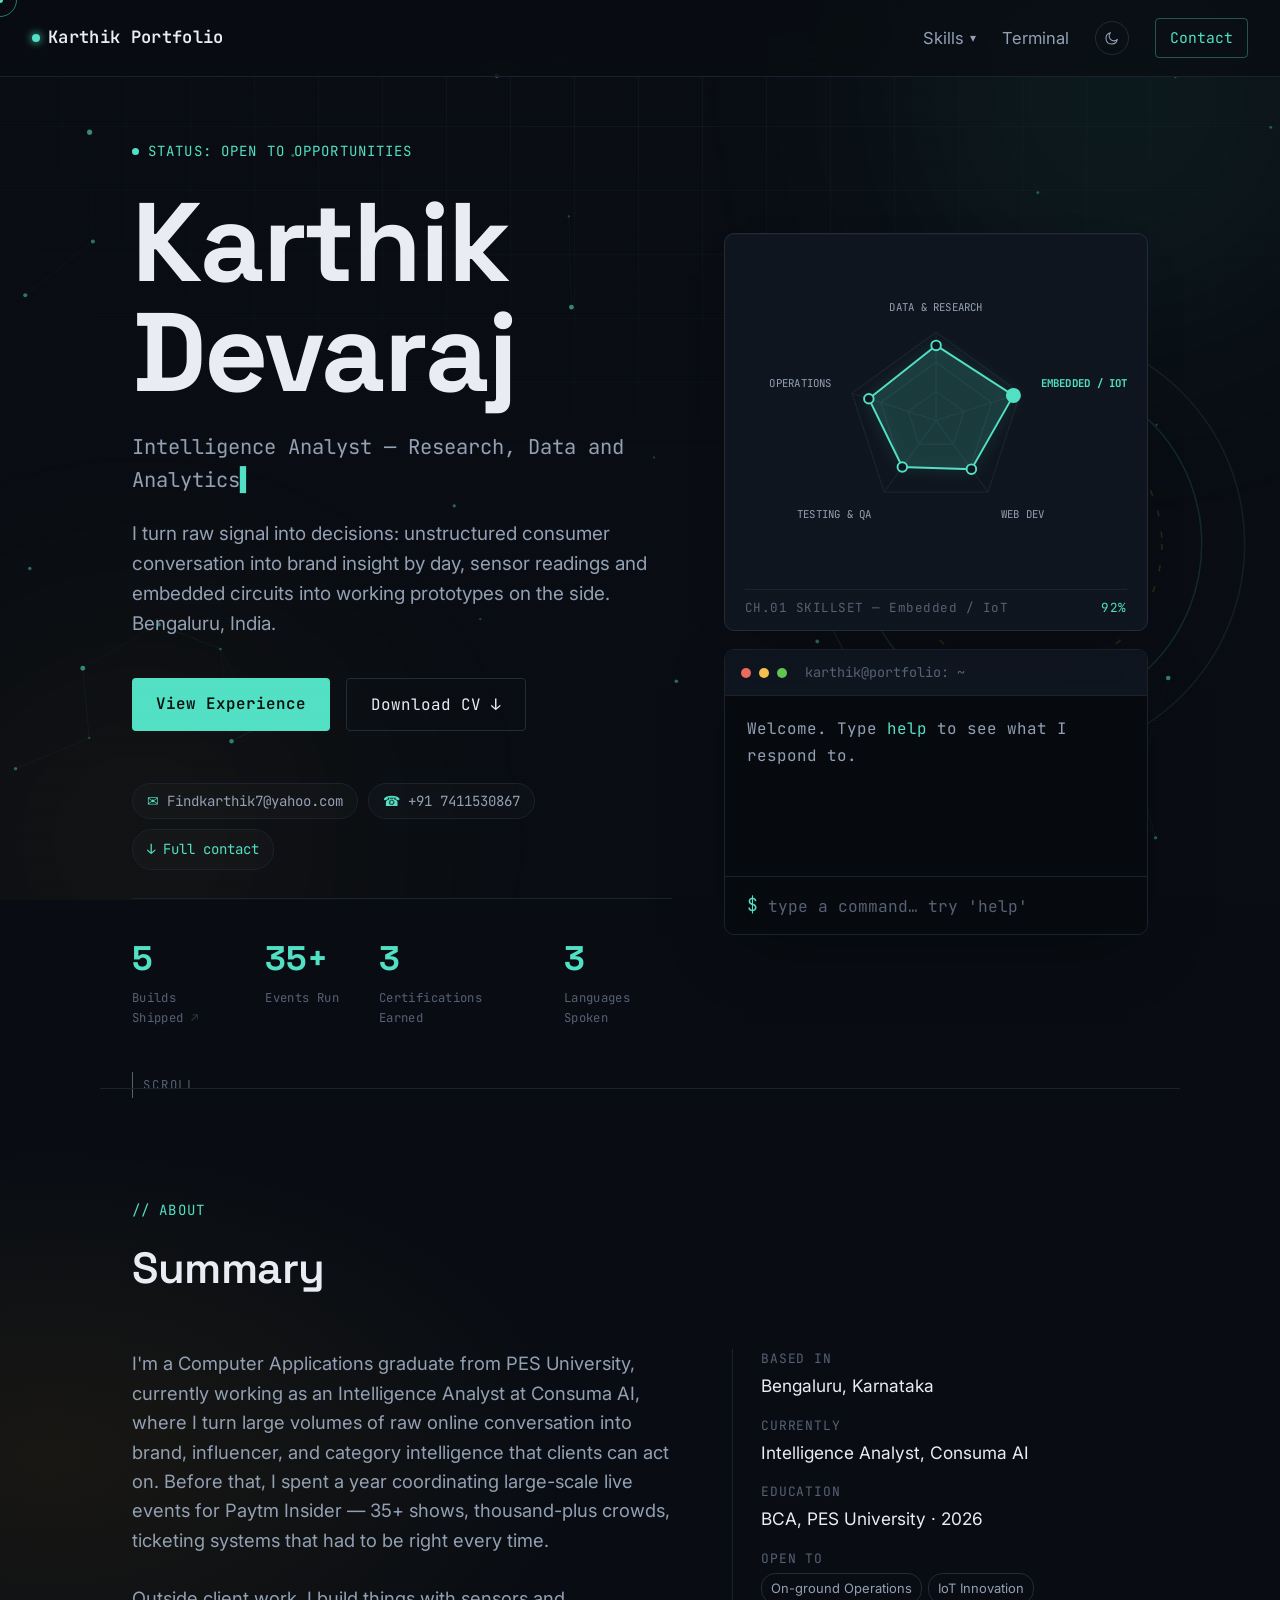
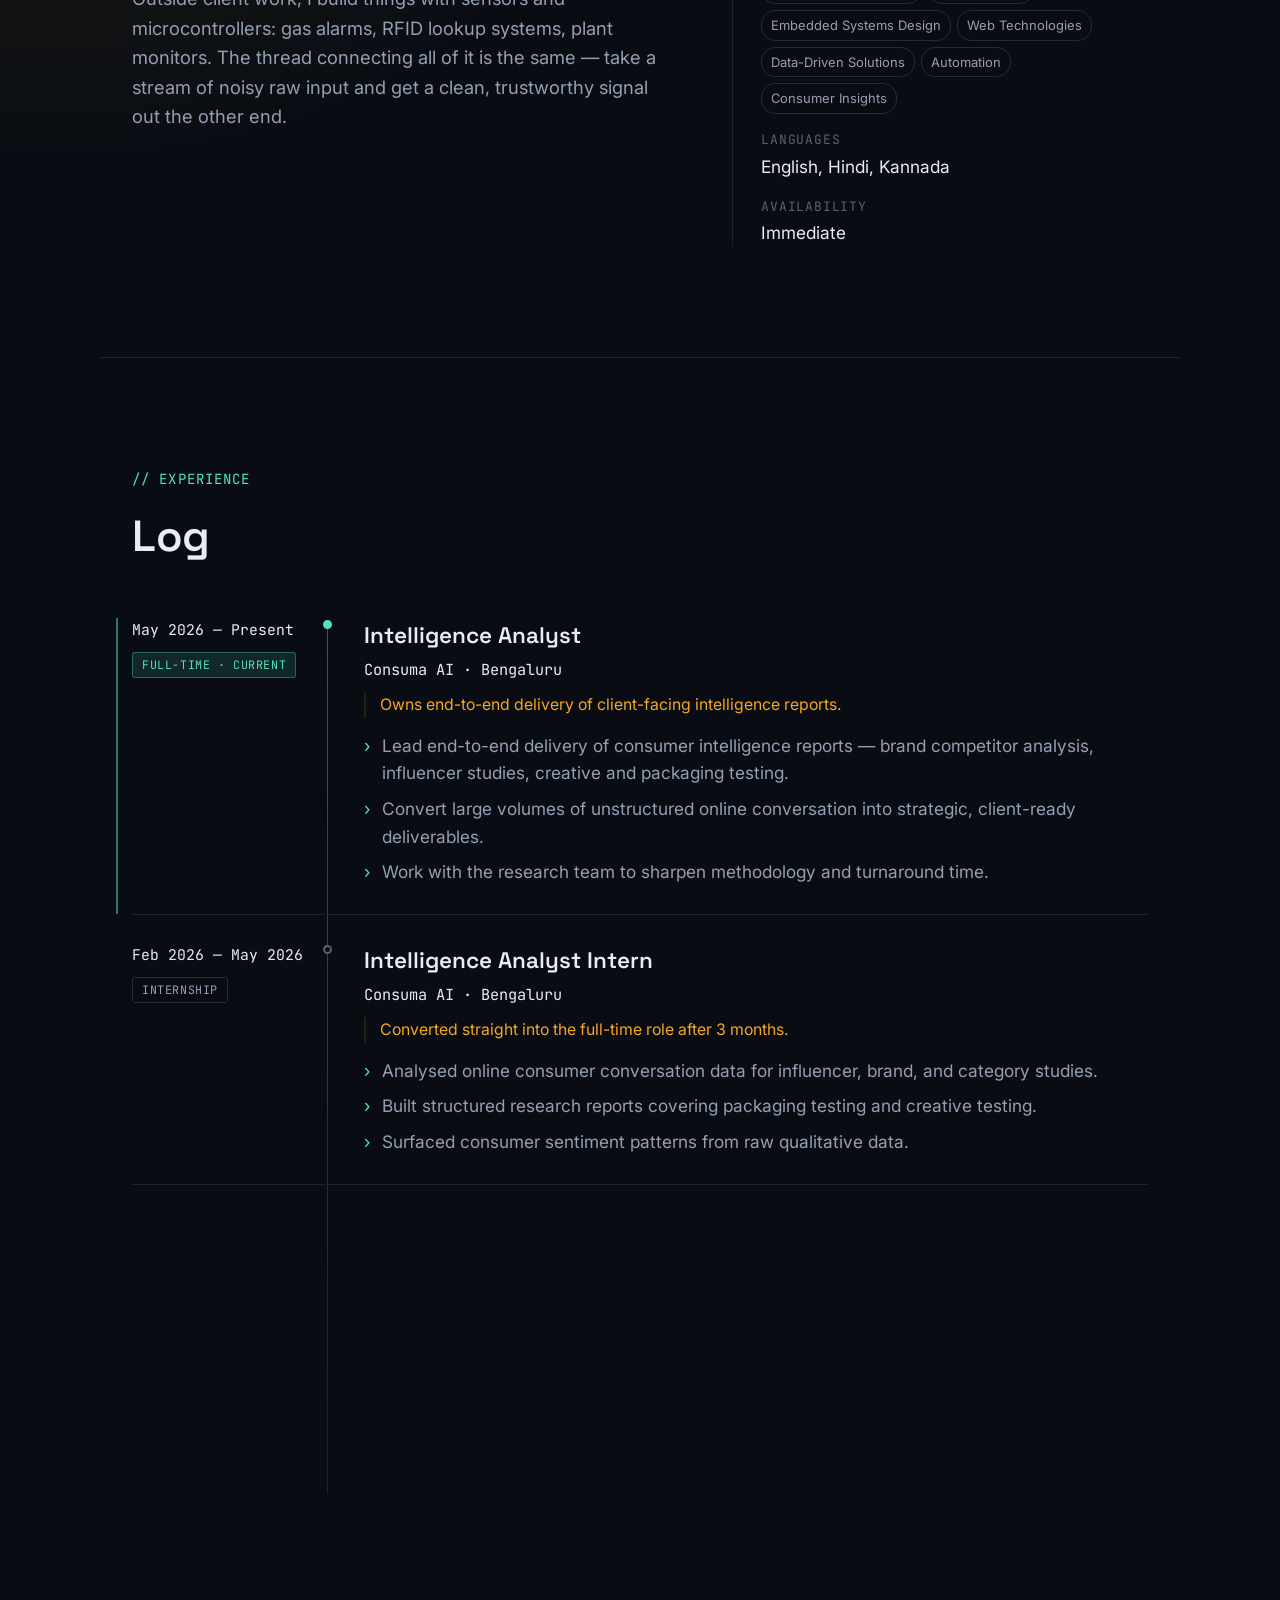
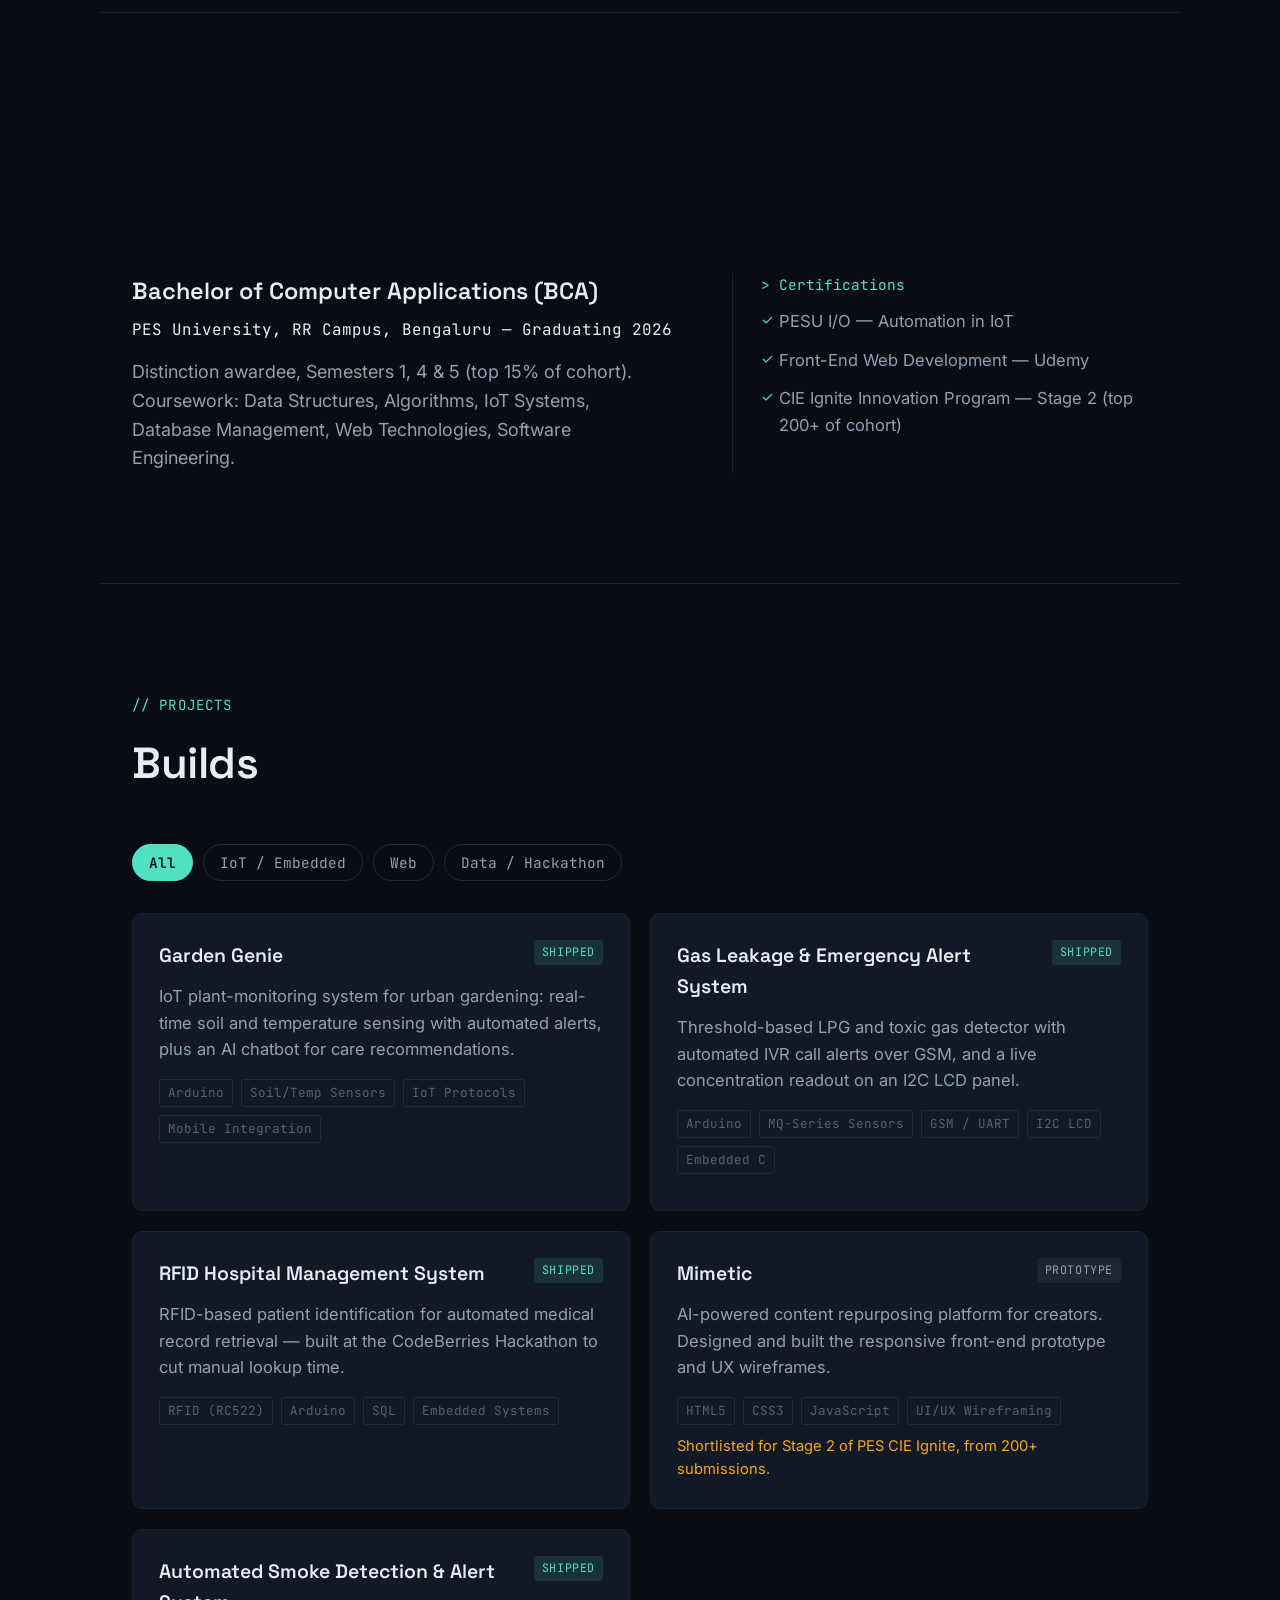
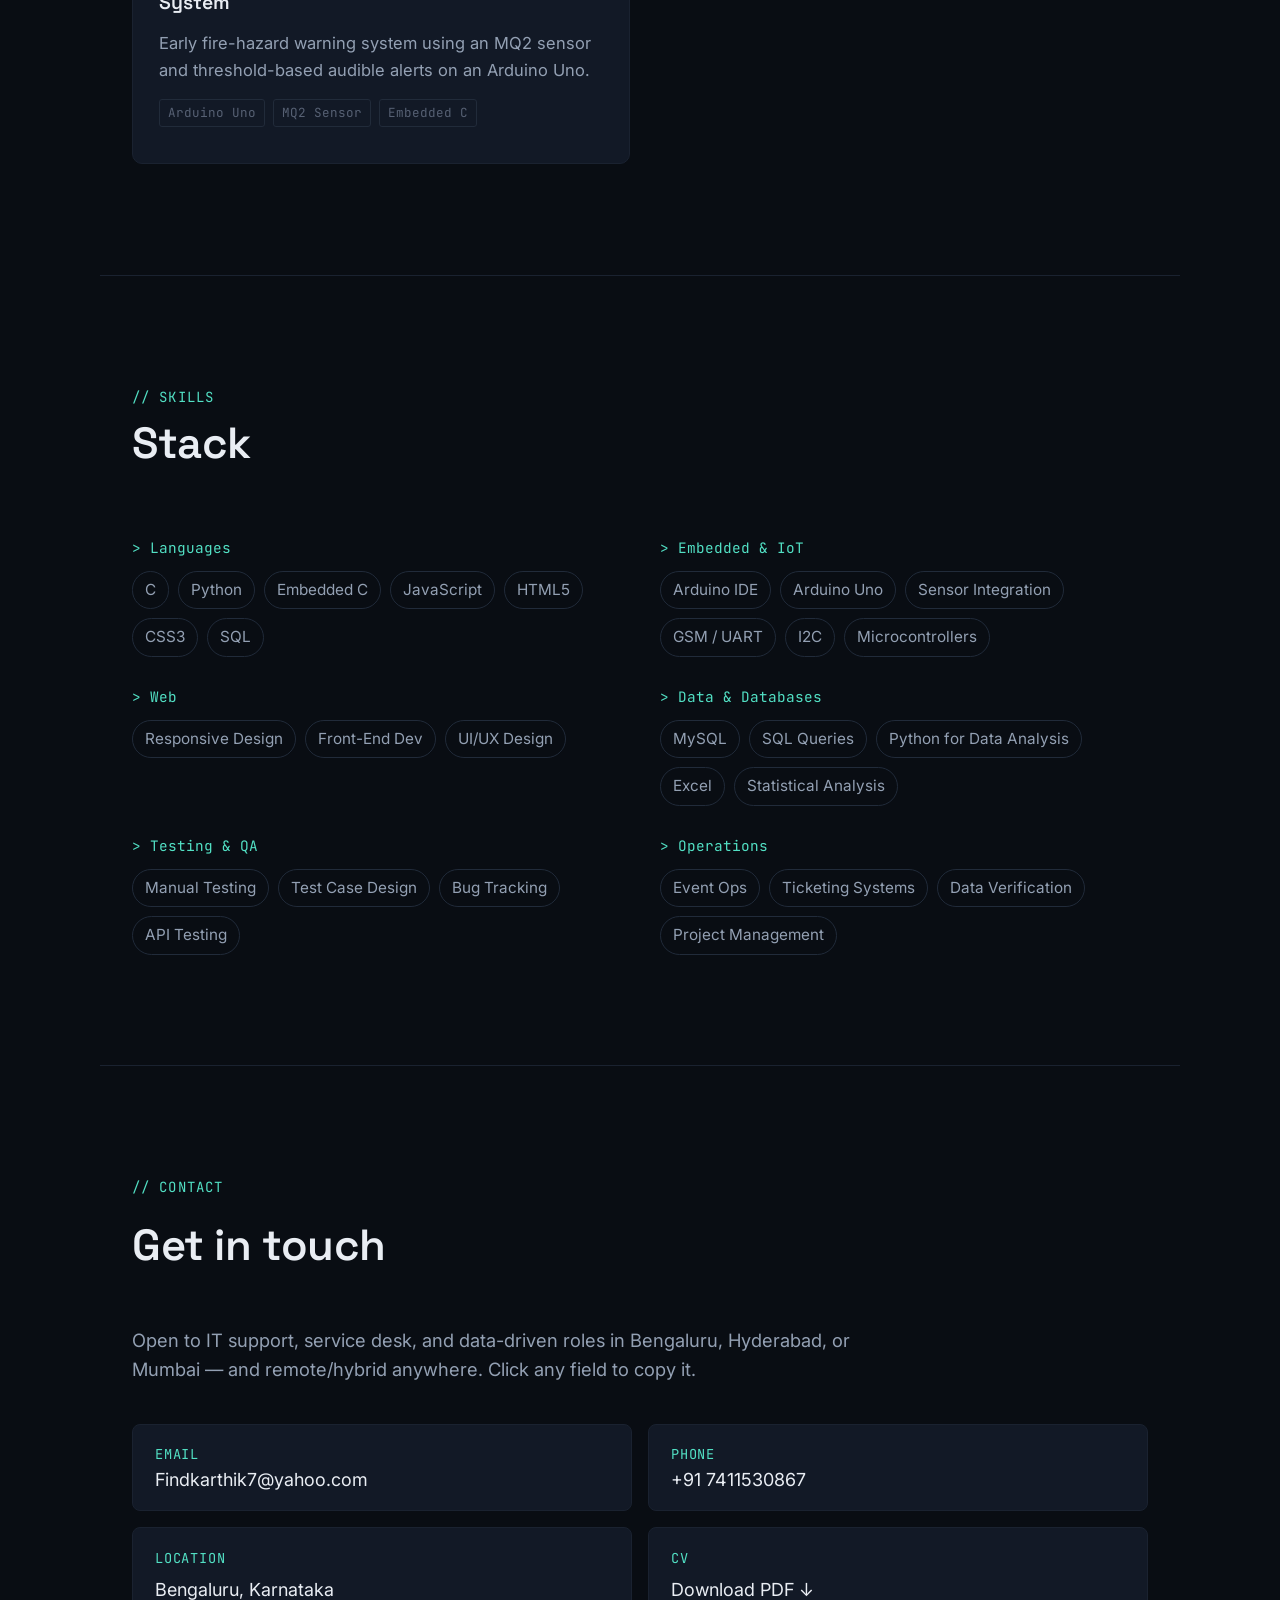
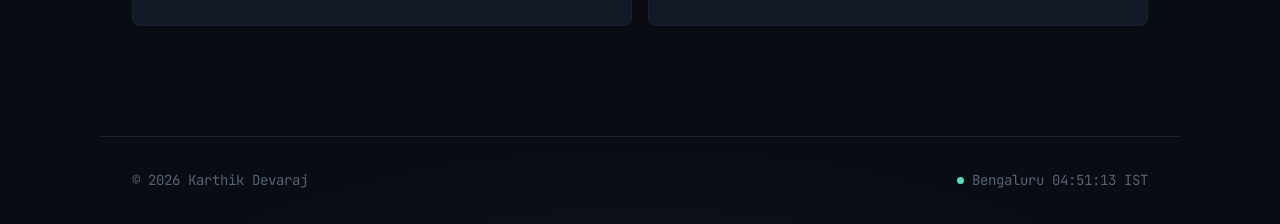
<file: index.html>
<!DOCTYPE html>
<html lang="en" data-theme="dark">
<head>
<meta charset="UTF-8">
<meta name="viewport" content="width=device-width, initial-scale=1.0">
<title>Karthik Portfolio</title>
<meta name="description" content="Karthik Devaraj — Intelligence Analyst working across research, data analysis, and embedded sensor systems.">
<link rel="icon" type="image/svg+xml" href="favicon.svg">
<link rel="preconnect" href="https://fonts.googleapis.com">
<link rel="preconnect" href="https://fonts.gstatic.com" crossorigin>
<link href="https://fonts.googleapis.com/css2?family=Space+Grotesk:wght@400;500;600;700&family=Inter:wght@400;500;600&family=JetBrains+Mono:wght@400;500;600&display=swap" rel="stylesheet">
<link rel="stylesheet" href="styles.css">
<script>
  (function(){
    try {
      var saved = localStorage.getItem('kd-theme');
      if (saved === 'light' || saved === 'dark') {
        document.documentElement.setAttribute('data-theme', saved);
      }
    } catch (e) {}
  })();
</script>
</head>
<body>

<div class="scanline" aria-hidden="true"></div>
<div class="bg-grid" aria-hidden="true"></div>
<div class="bg-glow" aria-hidden="true"></div>
<canvas id="bgCanvas" aria-hidden="true"></canvas>
<div class="progress" id="progress" aria-hidden="true"></div>
<div class="cursor-dot" id="cursorDot" aria-hidden="true"></div>
<div class="cursor-ring" id="cursorRing" aria-hidden="true"></div>
<div class="toast" id="toast" aria-live="polite"></div>

<nav class="nav" id="nav">
  <a href="#top" class="nav__mark" aria-label="Home" data-cursor-hover>
    <span class="nav__pulse" aria-hidden="true"></span>
    Karthik Portfolio
  </a>
  <button class="nav__toggle" id="navToggle" aria-label="Toggle menu" aria-expanded="false">
    <span></span><span></span><span></span>
  </button>
  <div class="nav__links" id="navLinks">
    <div class="nav__dropdown" id="navDropdown">
      <button type="button" class="nav__dropbtn" id="navDropBtn" aria-haspopup="true" aria-expanded="false" data-cursor-hover>
        <span id="navDropLabel">About</span><span class="nav__caret" aria-hidden="true">▾</span>
      </button>
      <div class="nav__dropmenu" id="navDropMenu" role="menu">
        <a href="#about" data-nav data-section-label="About" role="menuitem">About</a>
        <a href="#experience" data-nav data-section-label="Experience" role="menuitem">Experience</a>
        <a href="#education" data-nav data-section-label="Education" role="menuitem">Education</a>
        <a href="#projects" data-nav data-section-label="Projects" role="menuitem">Projects</a>
        <a href="#skills" data-nav data-section-label="Skills" role="menuitem">Skills</a>
      </div>
    </div>
    <a href="#terminal" data-nav data-cursor-hover>Terminal</a>
    <button type="button" class="theme-toggle" id="themeToggle" aria-label="Switch to light theme" data-cursor-hover>
      <svg class="theme-toggle__icon theme-toggle__icon--sun" viewBox="0 0 24 24" fill="none" aria-hidden="true">
        <circle cx="12" cy="12" r="4.5" stroke="currentColor" stroke-width="1.6"/>
        <g stroke="currentColor" stroke-width="1.6" stroke-linecap="round">
          <path d="M12 2.5v2.4M12 19.1v2.4M21.5 12h-2.4M4.9 12H2.5M18.4 5.6l-1.7 1.7M7.3 16.7l-1.7 1.7M18.4 18.4l-1.7-1.7M7.3 7.3 5.6 5.6"/>
        </g>
      </svg>
      <svg class="theme-toggle__icon theme-toggle__icon--moon" viewBox="0 0 24 24" fill="none" aria-hidden="true">
        <path d="M20 14.2A8.6 8.6 0 1 1 9.8 4a7 7 0 0 0 10.2 10.2Z" stroke="currentColor" stroke-width="1.6" stroke-linejoin="round"/>
      </svg>
    </button>
    <a href="#contact" class="nav__cta" data-nav data-cursor-hover>Contact</a>
  </div>
</nav>

<main id="top">

  <!-- HERO -->
  <section class="hero">
    <div class="hero__ring" aria-hidden="true">
      <svg viewBox="0 0 300 300">
        <circle class="ring ring--1" cx="150" cy="150" r="140"/>
        <circle class="ring ring--2" cx="150" cy="150" r="112"/>
        <circle class="ring ring--3" cx="150" cy="150" r="86" stroke-dasharray="4 10"/>
      </svg>
    </div>
    <div class="hero__inner">
      <p class="eyebrow"><span class="dot dot--live" aria-hidden="true"></span>STATUS: OPEN TO OPPORTUNITIES</p>
      <h1 class="hero__name">Karthik<br>Devaraj</h1>
      <p class="hero__role"><span id="roleText"></span><span class="type-cursor">▌</span></p>
      <p class="hero__lede">I turn raw signal into decisions: unstructured consumer conversation into brand insight by day, sensor readings and embedded circuits into working prototypes on the side. Bengaluru, India.</p>
      <div class="hero__cta">
        <a href="#experience" class="btn btn--primary" data-cursor-hover data-magnetic>View Experience</a>
        <a href="resume.pdf" class="btn btn--ghost" download data-cursor-hover data-magnetic>Download CV ↓</a>
      </div>

      <div class="hero__quickcontact reveal">
        <button type="button" class="qc__item" data-copy="Findkarthik7@yahoo.com" data-cursor-hover>
          <span class="qc__ico" aria-hidden="true">✉</span>Findkarthik7@yahoo.com
        </button>
        <button type="button" class="qc__item" data-copy="+917411530867" data-cursor-hover>
          <span class="qc__ico" aria-hidden="true">☎</span>+91 7411530867
        </button>
        <a href="#contact" class="qc__item qc__item--link" data-cursor-hover>
          <span class="qc__ico" aria-hidden="true">↓</span>Full contact
        </a>
      </div>

      <div class="stats" id="stats">
        <a href="#projects" class="stat stat--link" data-cursor-hover>
          <span class="stat__num" data-count="5">0</span>
          <span class="stat__label">Builds Shipped <span class="stat__arrow">↗</span></span>
        </a>
        <div class="stat">
          <span class="stat__num" data-count="35" data-suffix="+">0</span>
          <span class="stat__label">Events Run</span>
        </div>
        <div class="stat stat--pop" id="certStat" tabindex="0" role="button" aria-haspopup="true" aria-expanded="false" data-cursor-hover>
          <span class="stat__num" data-count="3">0</span>
          <span class="stat__label">Certifications Earned</span>
          <div class="stat-pop" id="certPop" role="dialog" aria-label="Certifications earned">
            <p class="stat-pop__title">Certifications</p>
            <ul class="stat-pop__list">
              <li>PESU I/O — Automation in IoT</li>
              <li>Front-End Web Development — Udemy</li>
              <li>CIE Ignite Innovation — Stage 2 (Top 200+)</li>
            </ul>
          </div>
        </div>
        <div class="stat stat--pop" id="langStat" tabindex="0" role="button" aria-haspopup="true" aria-expanded="false" data-cursor-hover>
          <span class="stat__num" data-count="3">0</span>
          <span class="stat__label">Languages Spoken</span>
          <div class="stat-pop" id="langPop" role="dialog" aria-label="Languages spoken">
            <p class="stat-pop__title">Proficiency</p>
            <div class="lang-pop__row">
              <div class="lang-pop__top"><span>English</span><span>Fluent</span></div>
              <div class="lang-pop__bar"><span style="--lvl:95%"></span></div>
            </div>
            <div class="lang-pop__row">
              <div class="lang-pop__top"><span>Hindi</span><span>Professional</span></div>
              <div class="lang-pop__bar"><span style="--lvl:75%"></span></div>
            </div>
            <div class="lang-pop__row">
              <div class="lang-pop__top"><span>Kannada</span><span>Native</span></div>
              <div class="lang-pop__bar"><span style="--lvl:100%"></span></div>
            </div>
          </div>
        </div>
      </div>
    </div>

    <div class="hero__console" id="terminal">
      <div class="console__panel console__panel--radar reveal">
        <div class="console__radar" id="radarChart" aria-hidden="true"></div>
        <div class="console__radar-meta">
          <span id="radarLabel">CH.01 SKILLSET — tap or hover a node</span>
          <span id="radarValue">— %</span>
        </div>
      </div>
      <div class="console__panel console__panel--term term" id="termWrap" data-cursor-hover>
        <div class="term__bar">
          <span class="term__dot term__dot--r"></span>
          <span class="term__dot term__dot--y"></span>
          <span class="term__dot term__dot--g"></span>
          <span class="term__title">karthik@portfolio: ~</span>
        </div>
        <div class="term__body" id="termBody">
          <p>Welcome. Type <span class="term__hl">help</span> to see what I respond to.</p>
        </div>
        <div class="term__inputrow">
          <span class="term__prompt">$</span>
          <input type="text" id="termInput" class="term__input" autocomplete="off" spellcheck="false" placeholder="type a command… try 'help'" aria-label="Terminal command input">
        </div>
      </div>
    </div>

    <div class="hero__scroll" aria-hidden="true"><span></span>SCROLL</div>
  </section>

  <!-- ABOUT -->
  <section class="section reveal" id="about">
    <div class="section__head">
      <p class="section__tag">// ABOUT</p>
      <h2 class="section__title">Summary</h2>
    </div>
    <div class="about__grid">
      <p class="about__text">
        I'm a Computer Applications graduate from PES University, currently working as an Intelligence Analyst at Consuma AI, where I turn large volumes of raw online conversation into brand, influencer, and category intelligence that clients can act on. Before that, I spent a year coordinating large-scale live events for Paytm Insider — 35+ shows, thousand-plus crowds, ticketing systems that had to be right every time.
        <br><br>
        Outside client work, I build things with sensors and microcontrollers: gas alarms, RFID lookup systems, plant monitors. The thread connecting all of it is the same — take a stream of noisy raw input and get a clean, trustworthy signal out the other end.
      </p>
      <dl class="about__facts">
        <div><dt>Based in</dt><dd>Bengaluru, Karnataka</dd></div>
        <div><dt>Currently</dt><dd>Intelligence Analyst, Consuma AI</dd></div>
        <div><dt>Education</dt><dd>BCA, PES University · 2026</dd></div>
        <div><dt>Open to</dt><dd>
          <div class="tag-list">
            <span>On-ground Operations</span><span>IoT Innovation</span><span>Embedded Systems Design</span><span>Web Technologies</span><span>Data-Driven Solutions</span><span>Automation</span><span>Consumer Insights</span>
          </div>
        </dd></div>
        <div><dt>Languages</dt><dd>English, Hindi, Kannada</dd></div>
        <div><dt>Availability</dt><dd>Immediate</dd></div>
      </dl>
    </div>
  </section>

  <!-- EXPERIENCE -->
  <section class="section" id="experience">
    <div class="section__head reveal">
      <p class="section__tag">// EXPERIENCE</p>
      <h2 class="section__title">Log</h2>
    </div>
    <div class="log">

      <article class="log__entry log__entry--active reveal">
        <div class="log__time">
          <span class="log__dot log__dot--live" aria-hidden="true"></span>
          <span class="log__stamp">May 2026 — Present</span>
          <span class="log__badge log__badge--active">FULL-TIME · CURRENT</span>
        </div>
        <div class="log__body">
          <h3>Intelligence Analyst</h3>
          <p class="log__org">Consuma AI · Bengaluru</p>
          <p class="log__highlight">Owns end-to-end delivery of client-facing intelligence reports.</p>
          <ul>
            <li>Lead end-to-end delivery of consumer intelligence reports — brand competitor analysis, influencer studies, creative and packaging testing.</li>
            <li>Convert large volumes of unstructured online conversation into strategic, client-ready deliverables.</li>
            <li>Work with the research team to sharpen methodology and turnaround time.</li>
          </ul>
        </div>
      </article>

      <article class="log__entry reveal">
        <div class="log__time">
          <span class="log__dot" aria-hidden="true"></span>
          <span class="log__stamp">Feb 2026 — May 2026</span>
          <span class="log__badge">INTERNSHIP</span>
        </div>
        <div class="log__body">
          <h3>Intelligence Analyst Intern</h3>
          <p class="log__org">Consuma AI · Bengaluru</p>
          <p class="log__highlight">Converted straight into the full-time role after 3 months.</p>
          <ul>
            <li>Analysed online consumer conversation data for influencer, brand, and category studies.</li>
            <li>Built structured research reports covering packaging testing and creative testing.</li>
            <li>Surfaced consumer sentiment patterns from raw qualitative data.</li>
          </ul>
        </div>
      </article>

      <article class="log__entry reveal">
        <div class="log__time">
          <span class="log__dot" aria-hidden="true"></span>
          <span class="log__stamp">Oct 2024 — Nov 2025</span>
          <span class="log__badge">FREELANCE / CONTRACT</span>
        </div>
        <div class="log__body">
          <h3>Freelance Event Coordinator</h3>
          <p class="log__org">Paytm Insider (District by Zomato) · Bengaluru</p>
          <p class="log__highlight">Ran ops for 35+ live events without a single ticketing failure.</p>
          <ul>
            <li>Coordinated 35+ large-scale live events with 1,000+ attendees each.</li>
            <li>Ran data verification on sales reports, catching and resolving mismatches.</li>
            <li>Managed ticketing and box-office operations at 99%+ transaction accuracy.</li>
          </ul>
        </div>
      </article>

      <div class="log__cursor reveal" aria-hidden="true"><span class="log__dot" aria-hidden="true"></span><span class="log__stamp">Jul 2026 —</span> <span class="cursor-blink">▌</span></div>
    </div>
  </section>

  <!-- EDUCATION -->
  <section class="section" id="education">
    <div class="section__head reveal">
      <p class="section__tag">// EDUCATION</p>
      <h2 class="section__title">Record</h2>
    </div>
    <div class="edu reveal">
      <div class="edu__main">
        <h3>Bachelor of Computer Applications (BCA)</h3>
        <p class="edu__org">PES University, RR Campus, Bengaluru — Graduating 2026</p>
        <p class="edu__detail">Distinction awardee, Semesters 1, 4 &amp; 5 (top 15% of cohort). Coursework: Data Structures, Algorithms, IoT Systems, Database Management, Web Technologies, Software Engineering.</p>
      </div>
      <div class="edu__certs">
        <p class="module__label">&gt; Certifications</p>
        <ul>
          <li>PESU I/O — Automation in IoT</li>
          <li>Front-End Web Development — Udemy</li>
          <li>CIE Ignite Innovation Program — Stage 2 (top 200+ of cohort)</li>
        </ul>
      </div>
    </div>
  </section>

  <!-- PROJECTS -->
  <section class="section" id="projects">
    <div class="section__head reveal">
      <p class="section__tag">// PROJECTS</p>
      <h2 class="section__title">Builds</h2>
    </div>

    <div class="filters reveal" id="filters" role="tablist" aria-label="Filter projects by category">
      <button type="button" class="filter is-active" data-filter="all" data-cursor-hover>All</button>
      <button type="button" class="filter" data-filter="iot" data-cursor-hover>IoT / Embedded</button>
      <button type="button" class="filter" data-filter="web" data-cursor-hover>Web</button>
      <button type="button" class="filter" data-filter="data" data-cursor-hover>Data / Hackathon</button>
    </div>

    <div class="projects" id="projectGrid">

      <article class="card reveal" data-tags="iot" data-cursor-hover>
        <div class="card__head">
          <h3>Garden Genie</h3>
          <span class="card__status card__status--shipped">SHIPPED</span>
        </div>
        <p class="card__desc">IoT plant-monitoring system for urban gardening: real-time soil and temperature sensing with automated alerts, plus an AI chatbot for care recommendations.</p>
        <ul class="card__stack">
          <li>Arduino</li><li>Soil/Temp Sensors</li><li>IoT Protocols</li><li>Mobile Integration</li>
        </ul>
      </article>

      <article class="card reveal" data-tags="iot" data-cursor-hover>
        <div class="card__head">
          <h3>Gas Leakage &amp; Emergency Alert System</h3>
          <span class="card__status card__status--shipped">SHIPPED</span>
        </div>
        <p class="card__desc">Threshold-based LPG and toxic gas detector with automated IVR call alerts over GSM, and a live concentration readout on an I2C LCD panel.</p>
        <ul class="card__stack">
          <li>Arduino</li><li>MQ-Series Sensors</li><li>GSM / UART</li><li>I2C LCD</li><li>Embedded C</li>
        </ul>
      </article>

      <article class="card reveal" data-tags="iot data" data-cursor-hover>
        <div class="card__head">
          <h3>RFID Hospital Management System</h3>
          <span class="card__status card__status--shipped">SHIPPED</span>
        </div>
        <p class="card__desc">RFID-based patient identification for automated medical record retrieval — built at the CodeBerries Hackathon to cut manual lookup time.</p>
        <ul class="card__stack">
          <li>RFID (RC522)</li><li>Arduino</li><li>SQL</li><li>Embedded Systems</li>
        </ul>
      </article>

      <article class="card reveal" data-tags="web" data-cursor-hover>
        <div class="card__head">
          <h3>Mimetic</h3>
          <span class="card__status card__status--prototype">PROTOTYPE</span>
        </div>
        <p class="card__desc">AI-powered content repurposing platform for creators. Designed and built the responsive front-end prototype and UX wireframes.</p>
        <ul class="card__stack">
          <li>HTML5</li><li>CSS3</li><li>JavaScript</li><li>UI/UX Wireframing</li>
        </ul>
        <p class="card__note">Shortlisted for Stage 2 of PES CIE Ignite, from 200+ submissions.</p>
      </article>

      <article class="card reveal" data-tags="iot" data-cursor-hover>
        <div class="card__head">
          <h3>Automated Smoke Detection &amp; Alert System</h3>
          <span class="card__status card__status--shipped">SHIPPED</span>
        </div>
        <p class="card__desc">Early fire-hazard warning system using an MQ2 sensor and threshold-based audible alerts on an Arduino Uno.</p>
        <ul class="card__stack">
          <li>Arduino Uno</li><li>MQ2 Sensor</li><li>Embedded C</li>
        </ul>
      </article>

    </div>
  </section>

  <!-- SKILLS -->
  <section class="section" id="skills">
    <div class="section__head reveal">
      <p class="section__tag">// SKILLS</p>
      <h2 class="section__title">Stack</h2>
    </div>
    <div class="modules">
      <div class="module reveal">
        <p class="module__label">&gt; Languages</p>
        <div class="module__chips">
          <span>C</span><span>Python</span><span>Embedded C</span><span>JavaScript</span><span>HTML5</span><span>CSS3</span><span>SQL</span>
        </div>
      </div>
      <div class="module reveal">
        <p class="module__label">&gt; Embedded &amp; IoT</p>
        <div class="module__chips">
          <span>Arduino IDE</span><span>Arduino Uno</span><span>Sensor Integration</span><span>GSM / UART</span><span>I2C</span><span>Microcontrollers</span>
        </div>
      </div>
      <div class="module reveal">
        <p class="module__label">&gt; Web</p>
        <div class="module__chips">
          <span>Responsive Design</span><span>Front-End Dev</span><span>UI/UX Design</span>
        </div>
      </div>
      <div class="module reveal">
        <p class="module__label">&gt; Data &amp; Databases</p>
        <div class="module__chips">
          <span>MySQL</span><span>SQL Queries</span><span>Python for Data Analysis</span><span>Excel</span><span>Statistical Analysis</span>
        </div>
      </div>
      <div class="module reveal">
        <p class="module__label">&gt; Testing &amp; QA</p>
        <div class="module__chips">
          <span>Manual Testing</span><span>Test Case Design</span><span>Bug Tracking</span><span>API Testing</span>
        </div>
      </div>
      <div class="module reveal">
        <p class="module__label">&gt; Operations</p>
        <div class="module__chips">
          <span>Event Ops</span><span>Ticketing Systems</span><span>Data Verification</span><span>Project Management</span>
        </div>
      </div>
    </div>
  </section>

  <!-- CONTACT -->
  <section class="section section--contact" id="contact">
    <div class="section__head reveal">
      <p class="section__tag">// CONTACT</p>
      <h2 class="section__title">Get in touch</h2>
    </div>
    <div class="contact reveal">
      <p class="contact__lede">Open to IT support, service desk, and data-driven roles in Bengaluru, Hyderabad, or Mumbai — and remote/hybrid anywhere. Click any field to copy it.</p>
      <div class="contact__grid">
        <button type="button" class="contact__item" data-copy="Findkarthik7@yahoo.com" data-cursor-hover>
          <span class="contact__k">Email</span>
          <span class="contact__v">Findkarthik7@yahoo.com</span>
        </button>
        <button type="button" class="contact__item" data-copy="+917411530867" data-cursor-hover>
          <span class="contact__k">Phone</span>
          <span class="contact__v">+91 7411530867</span>
        </button>
        <div class="contact__item">
          <span class="contact__k">Location</span>
          <span class="contact__v">Bengaluru, Karnataka</span>
        </div>
        <a href="resume.pdf" class="contact__item" download data-cursor-hover>
          <span class="contact__k">CV</span>
          <span class="contact__v">Download PDF ↓</span>
        </a>
      </div>
    </div>
  </section>

</main>

<footer class="footer">
  <span>© 2026 Karthik Devaraj</span>
  <span class="footer__signal"><span class="dot dot--live" aria-hidden="true"></span>Bengaluru <span id="clock">--:--:--</span> IST</span>
</footer>

<script src="script.js"></script>
</body>
</html>
</file>
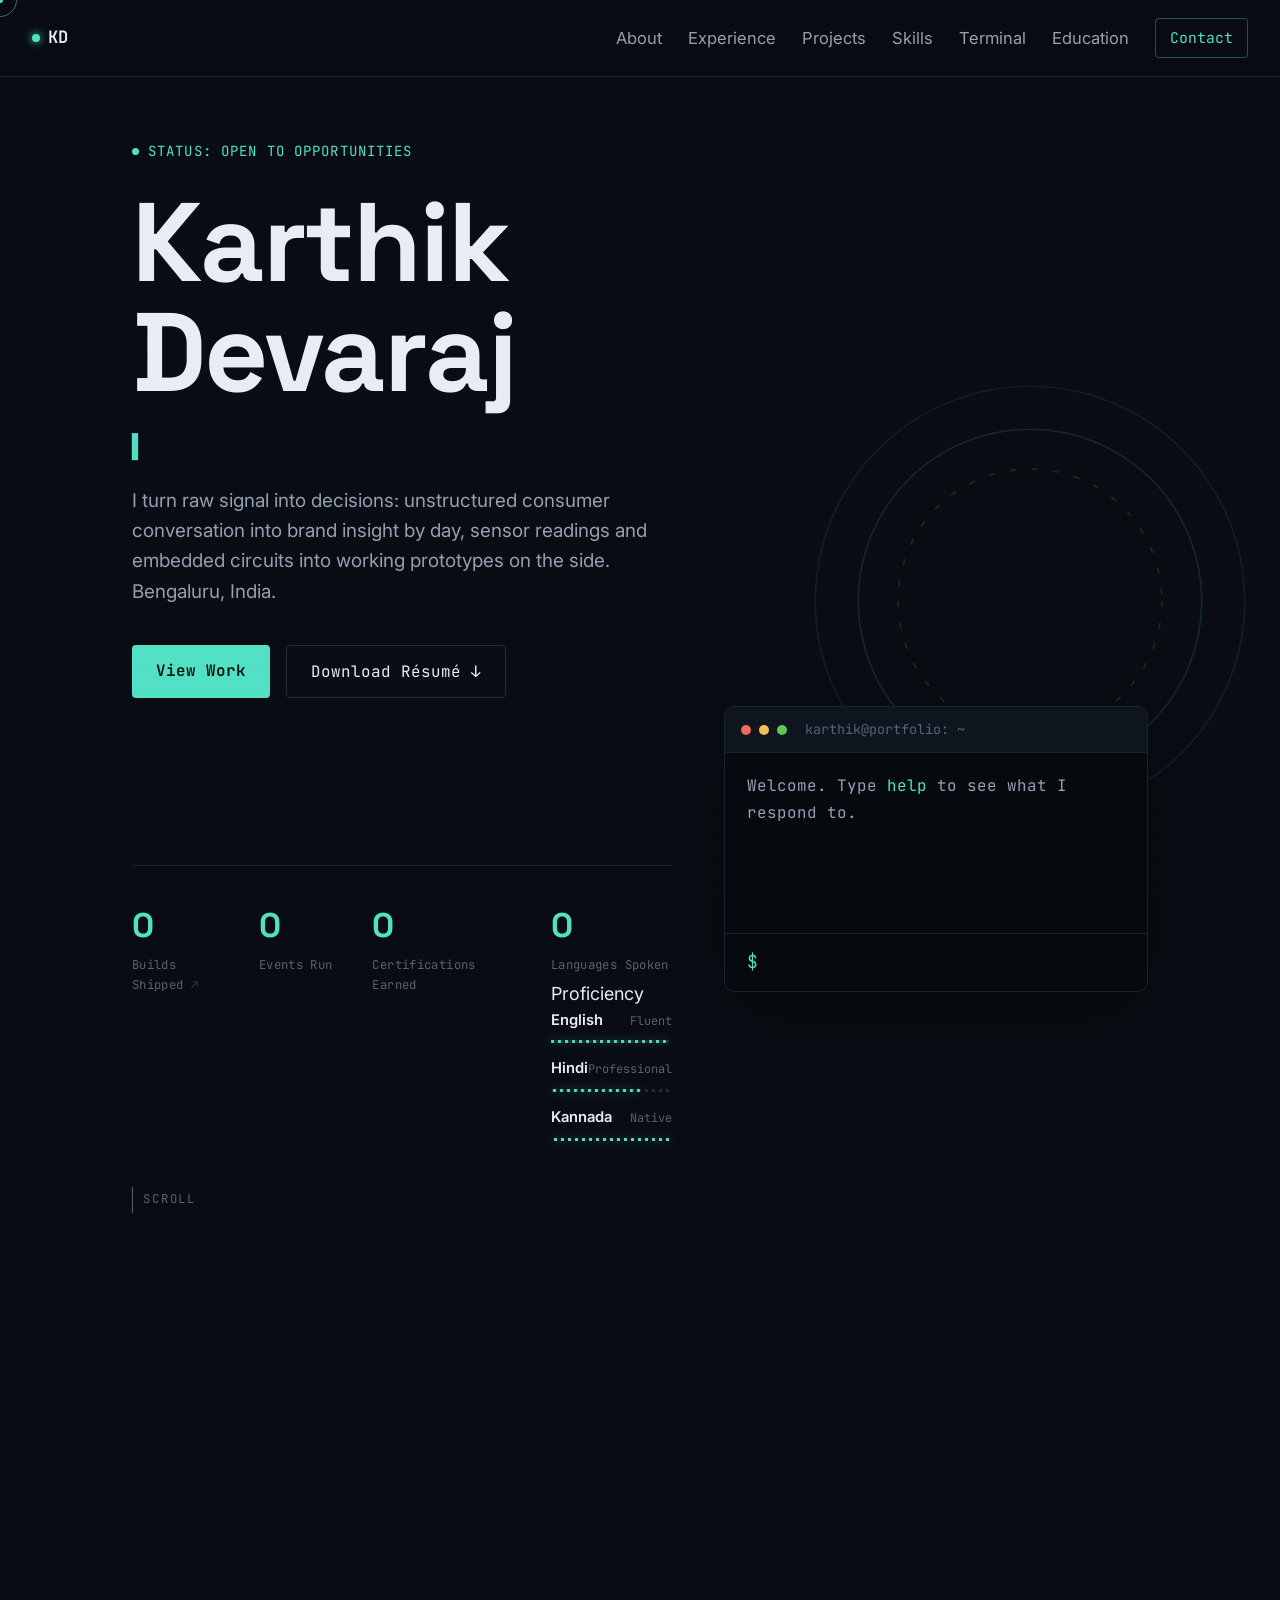
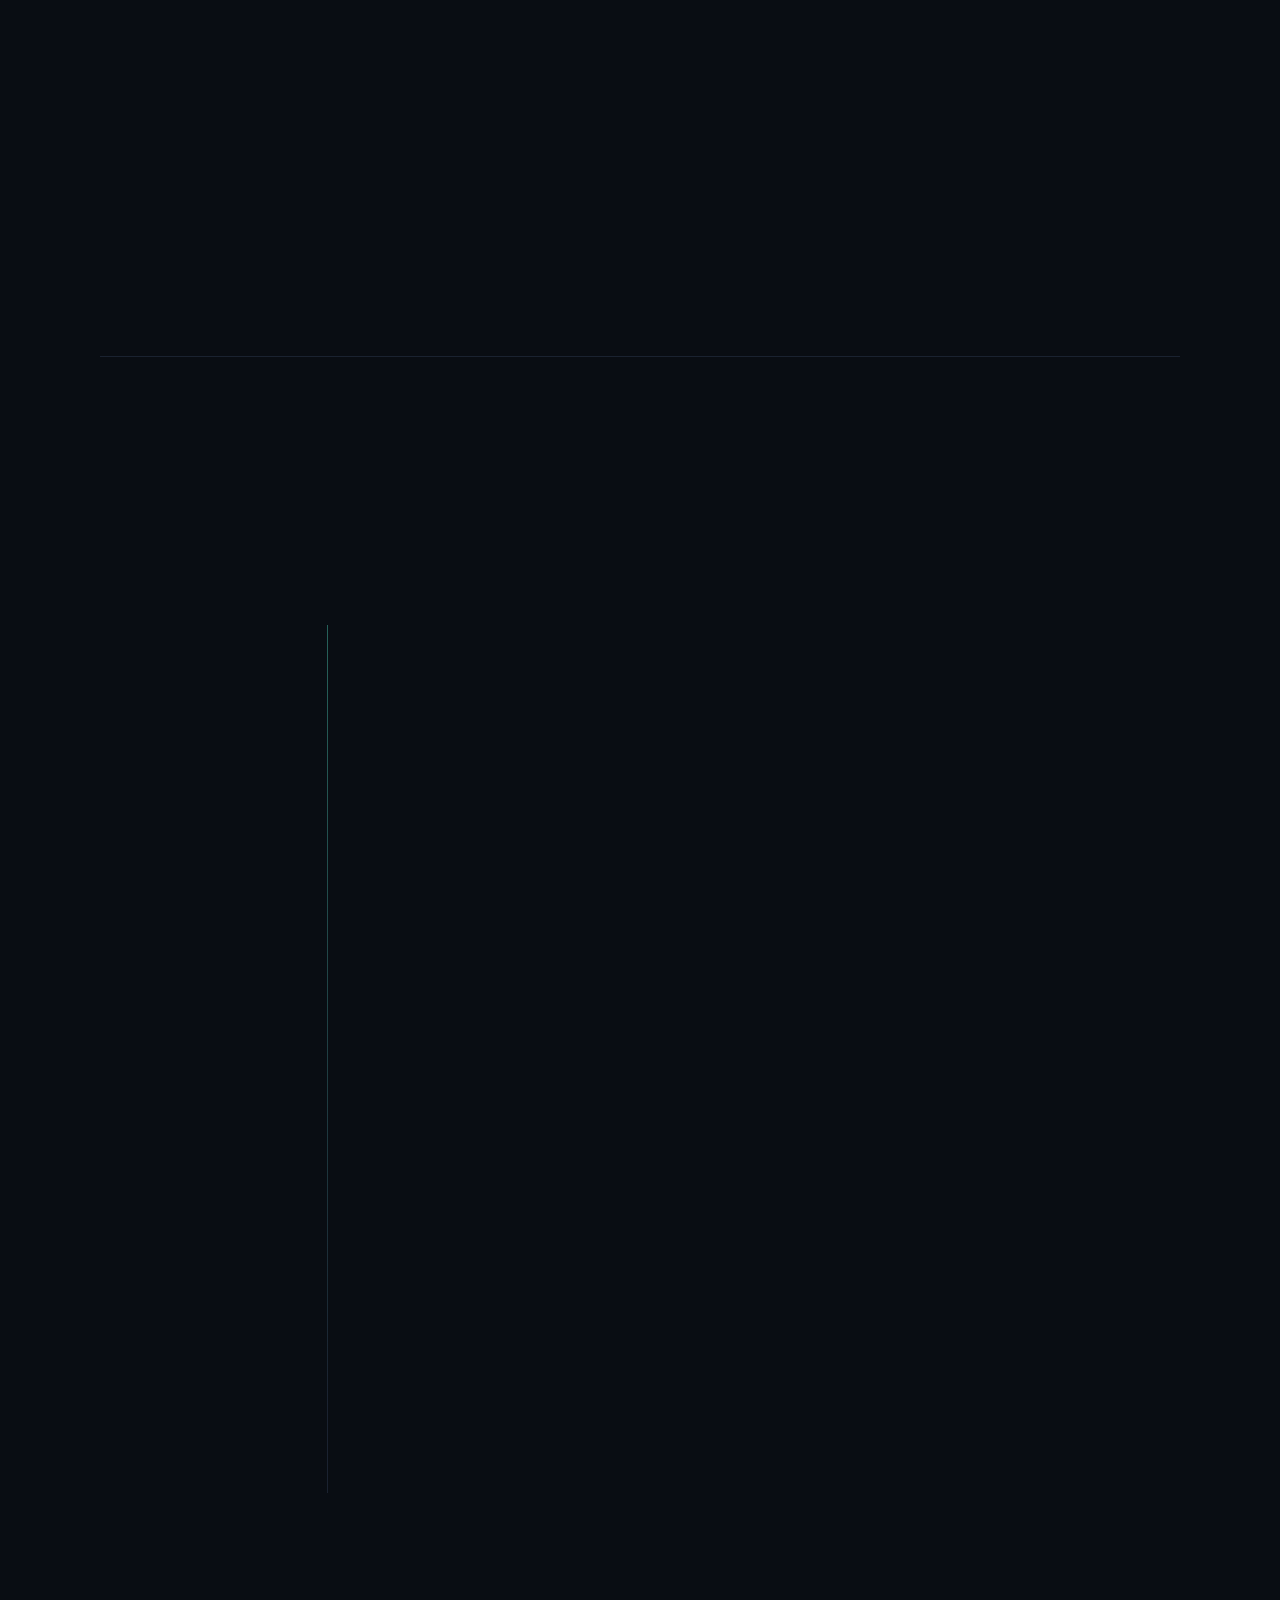
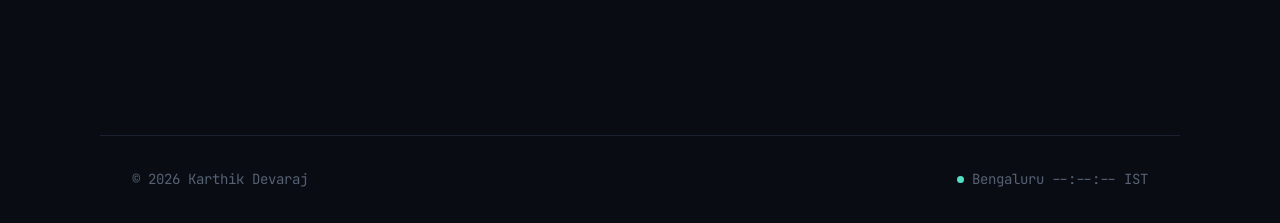
<file: index (1).html>
<!DOCTYPE html>
<html lang="en">
<head>
<meta charset="UTF-8">
<meta name="viewport" content="width=device-width, initial-scale=1.0">
<title>Karthik Devaraj — Intelligence Analyst</title>
<meta name="description" content="Karthik Devaraj — Intelligence Analyst working across research, data analysis, and embedded sensor systems.">
<link rel="preconnect" href="https://fonts.googleapis.com">
<link rel="preconnect" href="https://fonts.gstatic.com" crossorigin>
<link href="https://fonts.googleapis.com/css2?family=Space+Grotesk:wght@400;500;600;700&family=Inter:wght@400;500;600&family=JetBrains+Mono:wght@400;500;600&display=swap" rel="stylesheet">
<link rel="stylesheet" href="styles.css">
</head>
<body>

<div class="scanline" aria-hidden="true"></div>
<canvas id="bgCanvas" aria-hidden="true"></canvas>
<div class="progress" id="progress" aria-hidden="true"></div>
<div class="cursor-dot" id="cursorDot" aria-hidden="true"></div>
<div class="cursor-ring" id="cursorRing" aria-hidden="true"></div>
<div class="toast" id="toast" aria-live="polite"></div>

<nav class="nav" id="nav">
  <a href="#top" class="nav__mark" aria-label="Home" data-cursor-hover>
    <span class="nav__pulse" aria-hidden="true"></span>
    KD
  </a>
  <button class="nav__toggle" id="navToggle" aria-label="Toggle menu" aria-expanded="false">
    <span></span><span></span><span></span>
  </button>
  <div class="nav__links" id="navLinks">
    <a href="#about" data-nav>About</a>
    <a href="#experience" data-nav>Experience</a>
    <a href="#projects" data-nav>Projects</a>
    <a href="#skills" data-nav>Skills</a>
    <a href="#terminal" data-nav>Terminal</a>
    <a href="#education" data-nav>Education</a>
    <a href="#contact" class="nav__cta" data-nav data-cursor-hover>Contact</a>
  </div>
</nav>

<main id="top">

  <!-- HERO -->
  <section class="hero">
    <div class="hero__ring" aria-hidden="true">
      <svg viewBox="0 0 300 300">
        <circle class="ring ring--1" cx="150" cy="150" r="140"/>
        <circle class="ring ring--2" cx="150" cy="150" r="112"/>
        <circle class="ring ring--3" cx="150" cy="150" r="86" stroke-dasharray="4 10"/>
      </svg>
    </div>
    <div class="hero__inner">
      <p class="eyebrow"><span class="dot dot--live" aria-hidden="true"></span>STATUS: OPEN TO OPPORTUNITIES</p>
      <h1 class="hero__name">Karthik<br>Devaraj</h1>
      <p class="hero__role"><span id="roleText"></span><span class="type-cursor">▌</span></p>
      <p class="hero__lede">I turn raw signal into decisions: unstructured consumer conversation into brand insight by day, sensor readings and embedded circuits into working prototypes on the side. Bengaluru, India.</p>
      <div class="hero__cta">
        <a href="#projects" class="btn btn--primary" data-cursor-hover data-magnetic>View Work</a>
        <a href="resume.pdf" class="btn btn--ghost" download data-cursor-hover data-magnetic>Download Résumé ↓</a>
      </div>

      <div class="hero__quickcontact reveal">
        <button type="button" class="qc__item" data-copy="Findkarthik7@yahoo.com" data-cursor-hover>
          <span class="qc__ico" aria-hidden="true">✉</span>Findkarthik7@yahoo.com
        </button>
        <button type="button" class="qc__item" data-copy="+917411530867" data-cursor-hover>
          <span class="qc__ico" aria-hidden="true">☎</span>+91 74115 30867
        </button>
        <a href="#contact" class="qc__item qc__item--link" data-cursor-hover>
          <span class="qc__ico" aria-hidden="true">↓</span>Full contact
        </a>
      </div>

      <div class="stats" id="stats">
        <a href="#projects" class="stat stat--link" data-cursor-hover>
          <span class="stat__num" data-count="5">0</span>
          <span class="stat__label">Builds Shipped <span class="stat__arrow">↗</span></span>
        </a>
        <div class="stat">
          <span class="stat__num" data-count="35" data-suffix="+">0</span>
          <span class="stat__label">Events Run</span>
        </div>
        <div class="stat">
          <span class="stat__num" data-count="3">0</span>
          <span class="stat__label">Certifications Earned</span>
        </div>
        <div class="stat stat--lang" id="langStat" data-cursor-hover tabindex="0" role="button" aria-haspopup="true" aria-expanded="false">
          <span class="stat__num" data-count="3">0</span>
          <span class="stat__label">Languages Spoken</span>
          <div class="lang-pop" id="langPop" role="dialog" aria-label="Languages spoken">
            <p class="lang-pop__title">Proficiency</p>
            <div class="lang-pop__row">
              <div class="lang-pop__top"><span>English</span><span>Fluent</span></div>
              <div class="lang-pop__bar"><span style="--lvl:95%"></span></div>
            </div>
            <div class="lang-pop__row">
              <div class="lang-pop__top"><span>Hindi</span><span>Professional</span></div>
              <div class="lang-pop__bar"><span style="--lvl:75%"></span></div>
            </div>
            <div class="lang-pop__row">
              <div class="lang-pop__top"><span>Kannada</span><span>Native</span></div>
              <div class="lang-pop__bar"><span style="--lvl:100%"></span></div>
            </div>
          </div>
        </div>
      </div>
    </div>

    <div class="hero__console" id="terminal">
      <div class="console__panel console__panel--radar reveal">
        <div class="console__radar" id="radarChart" aria-hidden="true"></div>
        <div class="console__radar-meta">
          <span id="radarLabel">CH.01 SKILLSET — tap or hover a node</span>
          <span id="radarValue">— %</span>
        </div>
      </div>
      <div class="console__panel console__panel--term term" id="termWrap" data-cursor-hover>
        <div class="term__bar">
          <span class="term__dot term__dot--r"></span>
          <span class="term__dot term__dot--y"></span>
          <span class="term__dot term__dot--g"></span>
          <span class="term__title">karthik@portfolio: ~</span>
        </div>
        <div class="term__body" id="termBody">
          <p>Welcome. Type <span class="term__hl">help</span> to see what I respond to.</p>
        </div>
        <div class="term__inputrow">
          <span class="term__prompt">$</span>
          <input type="text" id="termInput" class="term__input" autocomplete="off" spellcheck="false" aria-label="Terminal command input">
        </div>
      </div>
    </div>

    <div class="hero__scroll" aria-hidden="true"><span></span>SCROLL</div>
  </section>

  <!-- ABOUT -->
  <section class="section reveal" id="about">
    <div class="section__head">
      <p class="section__tag">// ABOUT</p>
      <h2 class="section__title">Summary</h2>
    </div>
    <div class="about__grid">
      <p class="about__text">
        I'm a Computer Applications graduate from PES University, currently working as an Intelligence Analyst at Consuma AI, where I turn large volumes of raw online conversation into brand, influencer, and category intelligence that clients can act on. Before that, I spent a year coordinating large-scale live events for Paytm Insider — 35+ shows, thousand-plus crowds, ticketing systems that had to be right every time.
        <br><br>
        Outside client work, I build things with sensors and microcontrollers: gas alarms, RFID lookup systems, plant monitors. The thread connecting all of it is the same — take a stream of noisy raw input and get a clean, trustworthy signal out the other end.
      </p>
      <dl class="about__facts">
        <div><dt>Based in</dt><dd>Bengaluru, Karnataka</dd></div>
        <div><dt>Currently</dt><dd>Intelligence Analyst, Consuma AI</dd></div>
        <div><dt>Education</dt><dd>BCA, PES University · 2026</dd></div>
        <div><dt>Open to</dt><dd>IT support, service desk, data roles</dd></div>
        <div><dt>Languages</dt><dd>English, Hindi, Kannada</dd></div>
        <div><dt>Availability</dt><dd>Immediate</dd></div>
      </dl>
    </div>
  </section>

  <!-- EXPERIENCE -->
  <section class="section" id="experience">
    <div class="section__head reveal">
      <p class="section__tag">// EXPERIENCE</p>
      <h2 class="section__title">Log</h2>
    </div>
    <div class="log">

      <article class="log__entry log__entry--active reveal">
        <div class="log__time">
          <span class="log__dot log__dot--live" aria-hidden="true"></span>
          <span class="log__stamp">2026.05 — PRESENT</span>
          <span class="log__badge log__badge--active">FULL-TIME · CURRENT</span>
        </div>
        <div class="log__body">
          <h3>Intelligence Analyst</h3>
          <p class="log__org">Consuma AI · Bengaluru</p>
          <p class="log__highlight">Owns end-to-end delivery of client-facing intelligence reports.</p>
          <ul>
            <li>Lead end-to-end delivery of consumer intelligence reports — brand competitor analysis, influencer studies, creative and packaging testing.</li>
            <li>Convert large volumes of unstructured online conversation into strategic, client-ready deliverables.</li>
            <li>Work with the research team to sharpen methodology and turnaround time.</li>
          </ul>
        </div>
      </article>

      <article class="log__entry reveal">
        <div class="log__time">
          <span class="log__dot" aria-hidden="true"></span>
          <span class="log__stamp">2026.02 — 2026.05</span>
          <span class="log__badge">INTERNSHIP</span>
        </div>
        <div class="log__body">
          <h3>Intelligence Analyst Intern</h3>
          <p class="log__org">Consuma AI · Bengaluru</p>
          <p class="log__highlight">Converted straight into the full-time role after 3 months.</p>
          <ul>
            <li>Analysed online consumer conversation data for influencer, brand, and category studies.</li>
            <li>Built structured research reports covering packaging testing and creative testing.</li>
            <li>Surfaced consumer sentiment patterns from raw qualitative data.</li>
          </ul>
        </div>
      </article>

      <article class="log__entry reveal">
        <div class="log__time">
          <span class="log__dot" aria-hidden="true"></span>
          <span class="log__stamp">2024.10 — 2025.11</span>
          <span class="log__badge">FREELANCE / CONTRACT</span>
        </div>
        <div class="log__body">
          <h3>Freelance Event Coordinator</h3>
          <p class="log__org">Paytm Insider (District by Zomato) · Bengaluru</p>
          <p class="log__highlight">Ran ops for 35+ live events without a single ticketing failure.</p>
          <ul>
            <li>Coordinated 35+ large-scale live events with 1,000+ attendees each.</li>
            <li>Ran data verification on sales reports, catching and resolving mismatches.</li>
            <li>Managed ticketing and box-office operations at 99%+ transaction accuracy.</li>
          </ul>
        </div>
      </article>

      <div class="log__cursor reveal" aria-hidden="true"><span class="log__dot" aria-hidden="true"></span><span class="log__stamp">2026.07 —</span> <span class="cursor-blink">▌</span></div>
    </div>
  </section>

  <!-- PROJECTS -->
  <section class="section" id="projects">
    <div class="section__head reveal">
      <p class="section__tag">// PROJECTS</p>
      <h2 class="section__title">Builds</h2>
    </div>

    <div class="filters reveal" id="filters" role="tablist" aria-label="Filter projects by category">
      <button type="button" class="filter is-active" data-filter="all" data-cursor-hover>All</button>
      <button type="button" class="filter" data-filter="iot" data-cursor-hover>IoT / Embedded</button>
      <button type="button" class="filter" data-filter="web" data-cursor-hover>Web</button>
      <button type="button" class="filter" data-filter="data" data-cursor-hover>Data / Hackathon</button>
    </div>

    <div class="projects" id="projectGrid">

      <article class="card reveal" data-tags="iot" data-cursor-hover>
        <div class="card__head">
          <h3>Garden Genie</h3>
          <span class="card__status card__status--progress">IN PROGRESS</span>
        </div>
        <p class="card__desc">IoT plant-monitoring system for urban gardening: real-time soil and temperature sensing with automated alerts, plus an AI chatbot for care recommendations.</p>
        <ul class="card__stack">
          <li>Arduino</li><li>Soil/Temp Sensors</li><li>IoT Protocols</li><li>Mobile Integration</li>
        </ul>
      </article>

      <article class="card reveal" data-tags="iot" data-cursor-hover>
        <div class="card__head">
          <h3>Gas Leakage &amp; Emergency Alert System</h3>
          <span class="card__status card__status--shipped">SHIPPED</span>
        </div>
        <p class="card__desc">Threshold-based LPG and toxic gas detector with automated IVR call alerts over GSM, and a live concentration readout on an I2C LCD panel.</p>
        <ul class="card__stack">
          <li>Arduino</li><li>MQ-Series Sensors</li><li>GSM / UART</li><li>I2C LCD</li><li>Embedded C</li>
        </ul>
      </article>

      <article class="card reveal" data-tags="iot data" data-cursor-hover>
        <div class="card__head">
          <h3>RFID Hospital Management System</h3>
          <span class="card__status card__status--shipped">SHIPPED</span>
        </div>
        <p class="card__desc">RFID-based patient identification for automated medical record retrieval — built at the CodeBerries Hackathon to cut manual lookup time.</p>
        <ul class="card__stack">
          <li>RFID (RC522)</li><li>Arduino</li><li>SQL</li><li>Embedded Systems</li>
        </ul>
      </article>

      <article class="card reveal" data-tags="web" data-cursor-hover>
        <div class="card__head">
          <h3>Mimetic</h3>
          <span class="card__status card__status--prototype">PROTOTYPE</span>
        </div>
        <p class="card__desc">AI-powered content repurposing platform for creators. Designed and built the responsive front-end prototype and UX wireframes.</p>
        <ul class="card__stack">
          <li>HTML5</li><li>CSS3</li><li>JavaScript</li><li>UI/UX Wireframing</li>
        </ul>
        <p class="card__note">Shortlisted for Stage 2 of PES CIE Ignite, from 200+ submissions.</p>
      </article>

      <article class="card reveal" data-tags="iot" data-cursor-hover>
        <div class="card__head">
          <h3>Automated Smoke Detection &amp; Alert System</h3>
          <span class="card__status card__status--shipped">SHIPPED</span>
        </div>
        <p class="card__desc">Early fire-hazard warning system using an MQ2 sensor and threshold-based audible alerts on an Arduino Uno.</p>
        <ul class="card__stack">
          <li>Arduino Uno</li><li>MQ2 Sensor</li><li>Embedded C</li>
        </ul>
      </article>

    </div>
  </section>

  <!-- SKILLS -->
  <section class="section" id="skills">
    <div class="section__head reveal">
      <p class="section__tag">// SKILLS</p>
      <h2 class="section__title">Stack</h2>
    </div>
    <div class="modules">
      <div class="module reveal">
        <p class="module__label">&gt; languages</p>
        <div class="module__chips">
          <span>C</span><span>Python</span><span>Embedded C</span><span>JavaScript</span><span>HTML5</span><span>CSS3</span><span>SQL</span>
        </div>
      </div>
      <div class="module reveal">
        <p class="module__label">&gt; embedded &amp; iot</p>
        <div class="module__chips">
          <span>Arduino IDE</span><span>Arduino Uno</span><span>Sensor Integration</span><span>GSM / UART</span><span>I2C</span><span>Microcontrollers</span>
        </div>
      </div>
      <div class="module reveal">
        <p class="module__label">&gt; web</p>
        <div class="module__chips">
          <span>Responsive Design</span><span>Front-End Dev</span><span>UI/UX Design</span>
        </div>
      </div>
      <div class="module reveal">
        <p class="module__label">&gt; data &amp; databases</p>
        <div class="module__chips">
          <span>MySQL</span><span>SQL Queries</span><span>Python for Data Analysis</span><span>Excel</span><span>Statistical Analysis</span>
        </div>
      </div>
      <div class="module reveal">
        <p class="module__label">&gt; testing &amp; QA</p>
        <div class="module__chips">
          <span>Manual Testing</span><span>Test Case Design</span><span>Bug Tracking</span><span>API Testing</span>
        </div>
      </div>
      <div class="module reveal">
        <p class="module__label">&gt; operations</p>
        <div class="module__chips">
          <span>Event Ops</span><span>Ticketing Systems</span><span>Data Verification</span><span>Project Management</span>
        </div>
      </div>
    </div>
  </section>

  <!-- EDUCATION -->
  <section class="section" id="education">
    <div class="section__head reveal">
      <p class="section__tag">// EDUCATION</p>
      <h2 class="section__title">Record</h2>
    </div>
    <div class="edu reveal">
      <div class="edu__main">
        <h3>Bachelor of Computer Applications (BCA)</h3>
        <p class="edu__org">PES University, RR Campus, Bengaluru — Graduating 2026</p>
        <p class="edu__detail">Distinction awardee, Semesters 1, 4 &amp; 5 (top 10% of cohort). Coursework: Data Structures, Algorithms, IoT Systems, Database Management, Web Technologies, Software Engineering.</p>
      </div>
      <div class="edu__certs">
        <p class="module__label">&gt; certifications</p>
        <ul>
          <li>PESU I/O — Automation in IoT</li>
          <li>Front-End Web Development — Udemy</li>
          <li>CIE Ignite Innovation Program — Stage 2 (top 200+ of cohort)</li>
        </ul>
      </div>
    </div>
  </section>

  <!-- CONTACT -->
  <section class="section section--contact" id="contact">
    <div class="section__head reveal">
      <p class="section__tag">// CONTACT</p>
      <h2 class="section__title">Get in touch</h2>
    </div>
    <div class="contact reveal">
      <p class="contact__lede">Open to IT support, service desk, and data-driven roles in Bengaluru, Hyderabad, or Mumbai — and remote/hybrid anywhere. Click any field to copy it.</p>
      <div class="contact__grid">
        <button type="button" class="contact__item" data-copy="Findkarthik7@yahoo.com" data-cursor-hover>
          <span class="contact__k">Email</span>
          <span class="contact__v">Findkarthik7@yahoo.com</span>
        </button>
        <button type="button" class="contact__item" data-copy="+917411530867" data-cursor-hover>
          <span class="contact__k">Phone</span>
          <span class="contact__v">+91 74115 30867</span>
        </button>
        <div class="contact__item">
          <span class="contact__k">Location</span>
          <span class="contact__v">Bengaluru, Karnataka</span>
        </div>
        <a href="resume.pdf" class="contact__item" download data-cursor-hover>
          <span class="contact__k">Résumé</span>
          <span class="contact__v">Download PDF ↓</span>
        </a>
      </div>
    </div>
  </section>

</main>

<footer class="footer">
  <span>© 2026 Karthik Devaraj</span>
  <span class="footer__signal"><span class="dot dot--live" aria-hidden="true"></span>Bengaluru <span id="clock">--:--:--</span> IST</span>
</footer>

<script src="script.js"></script>
</body>
</html>
</file>
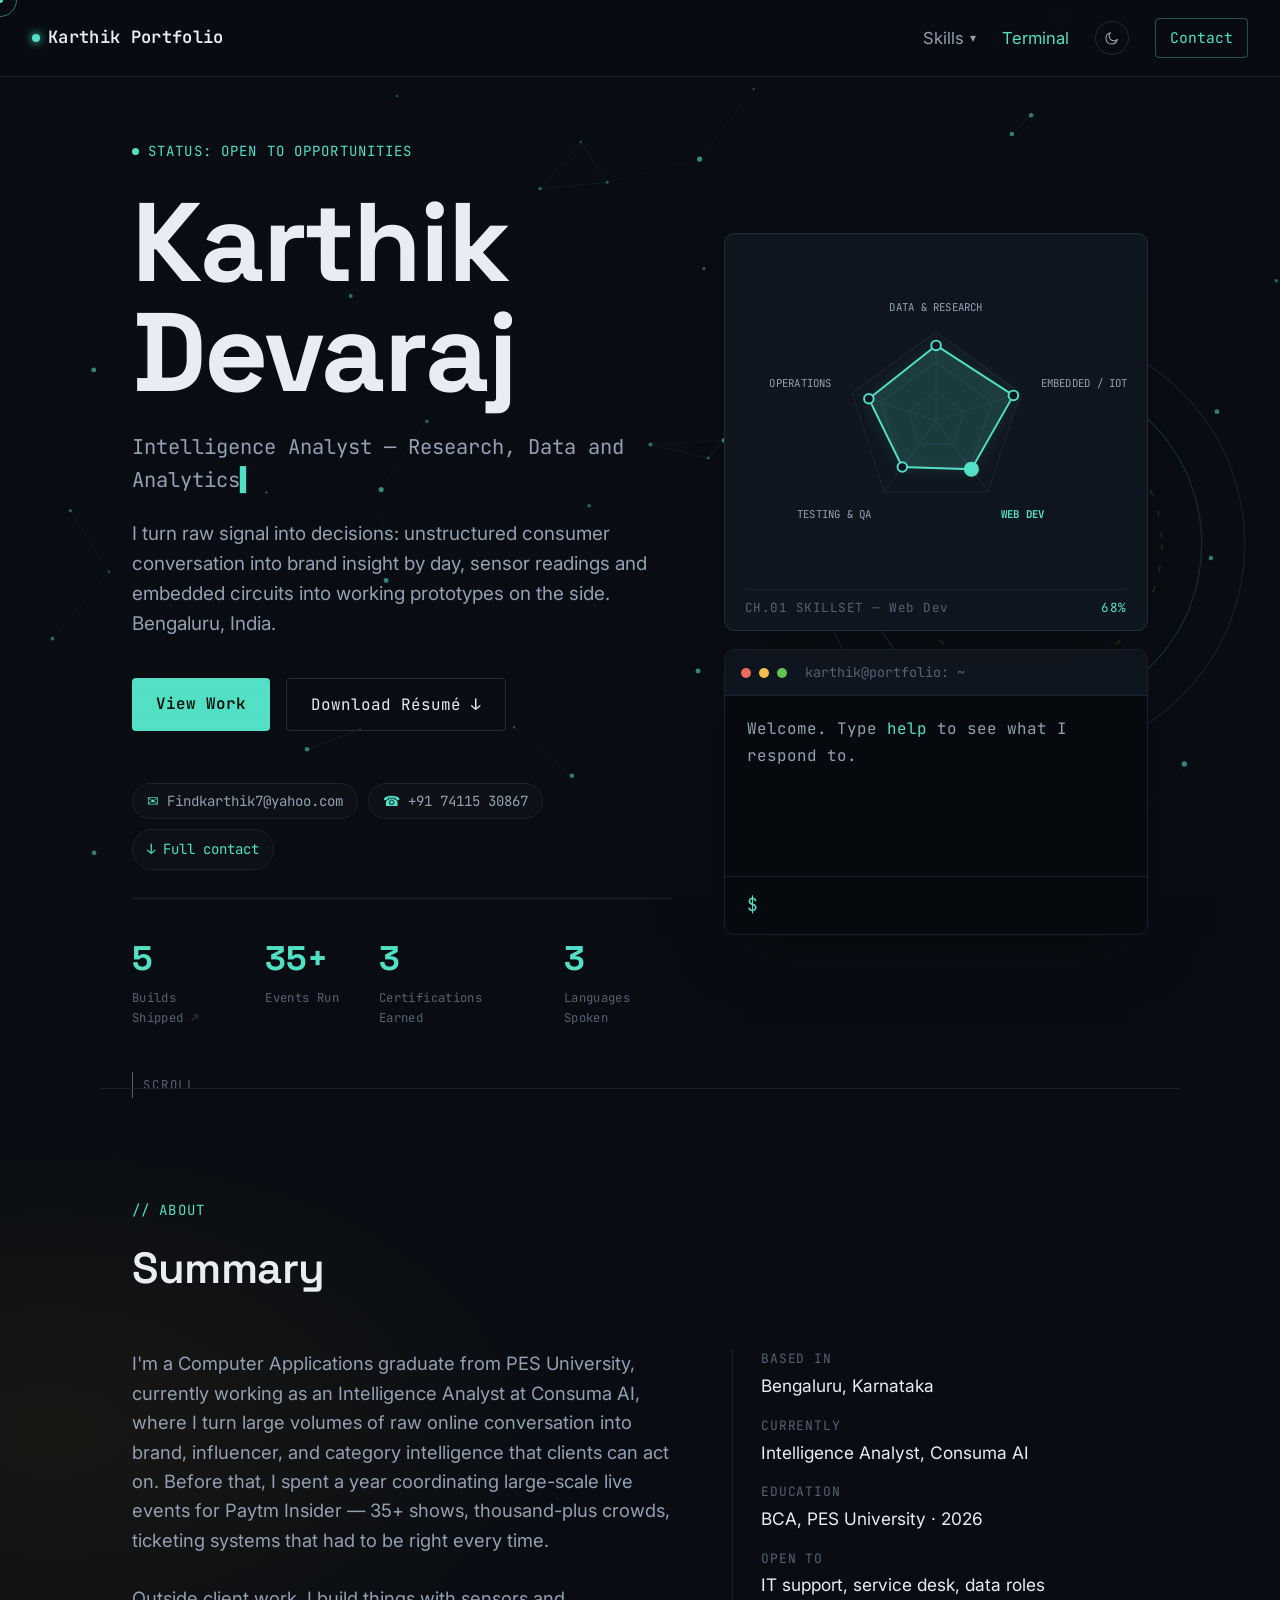
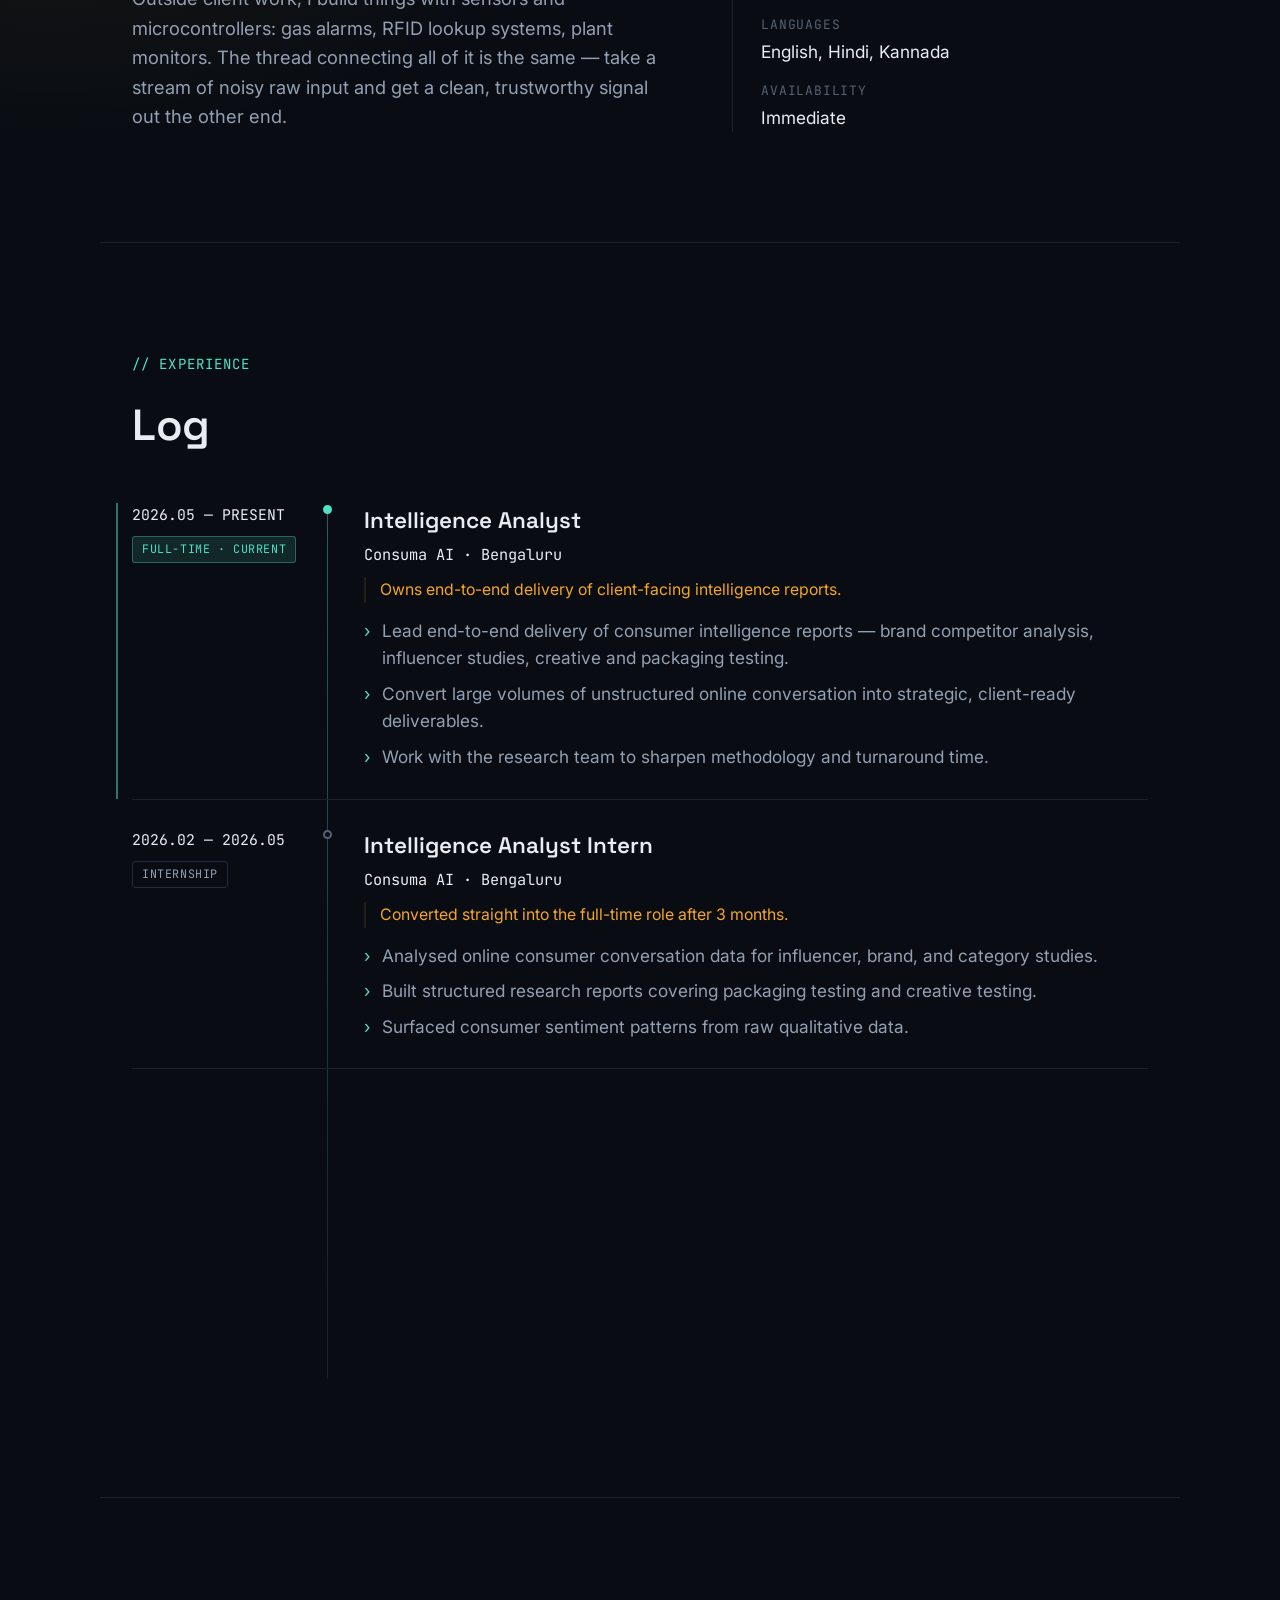
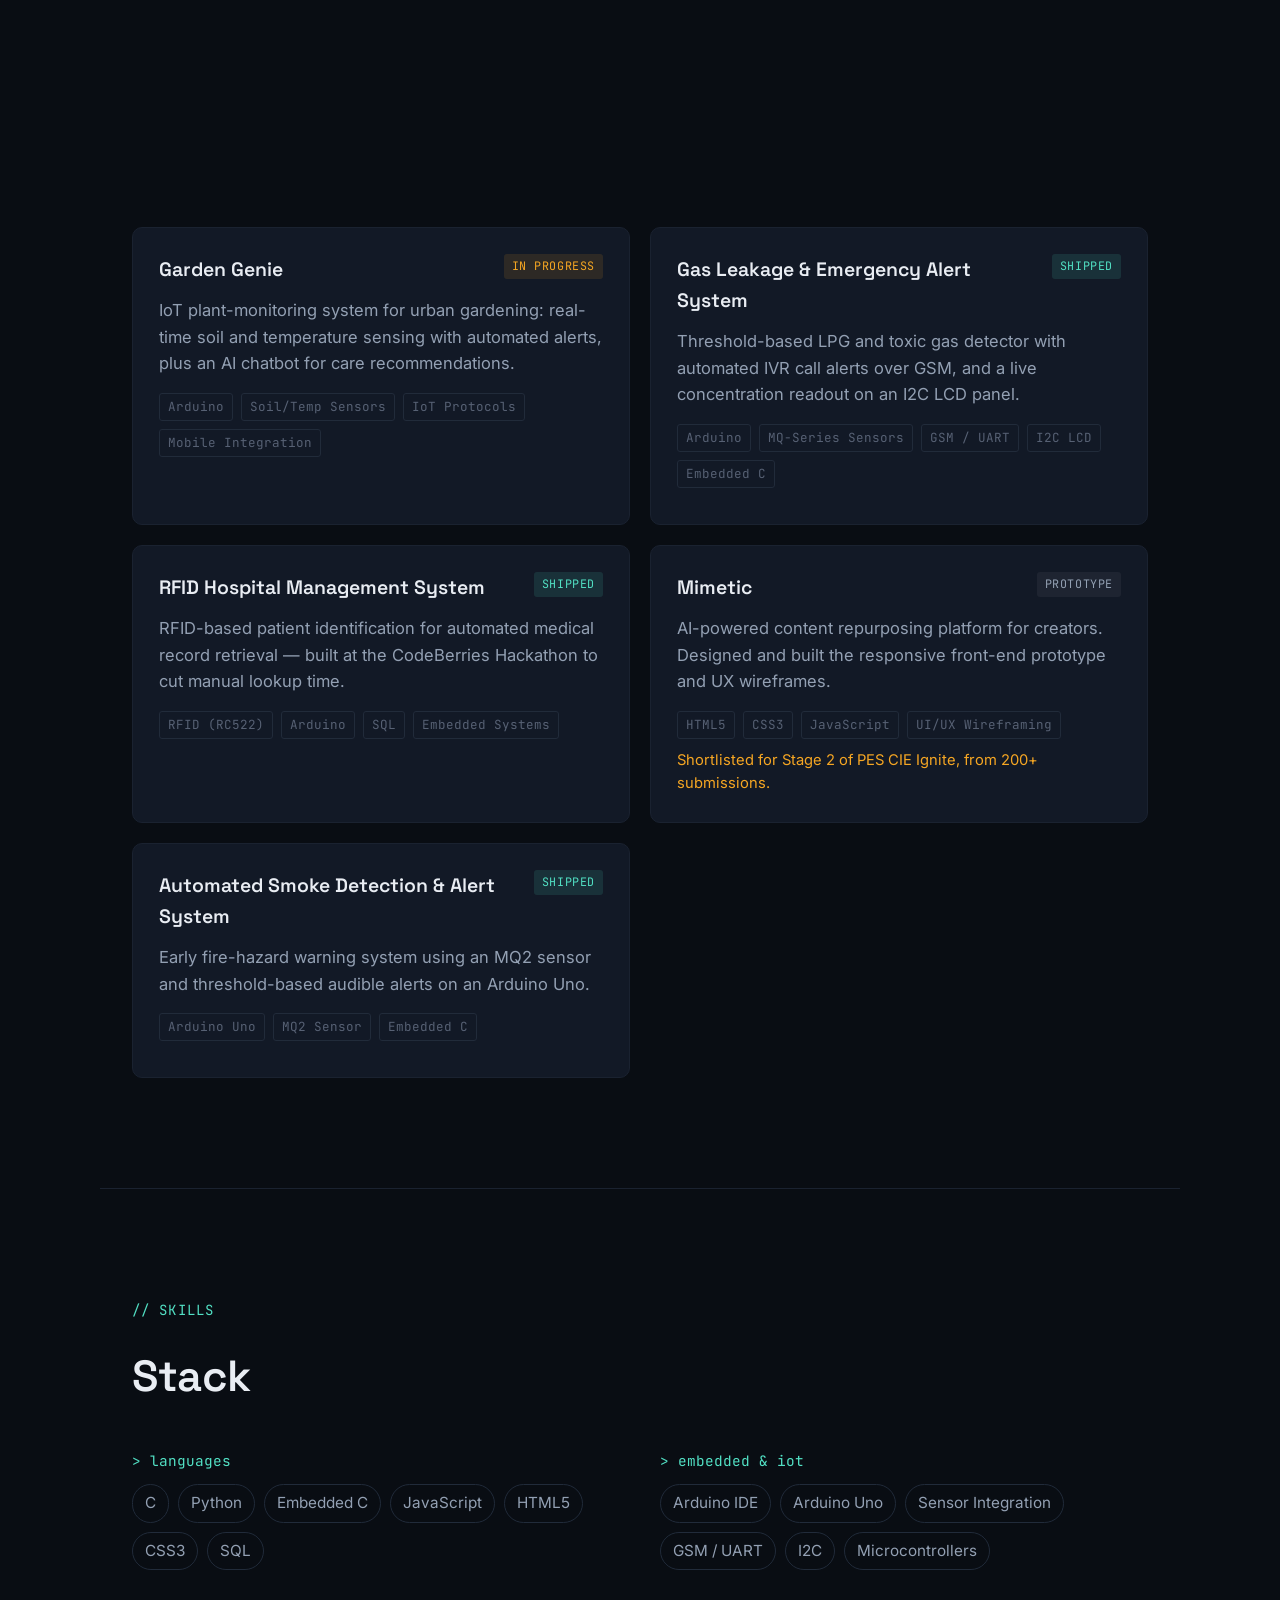
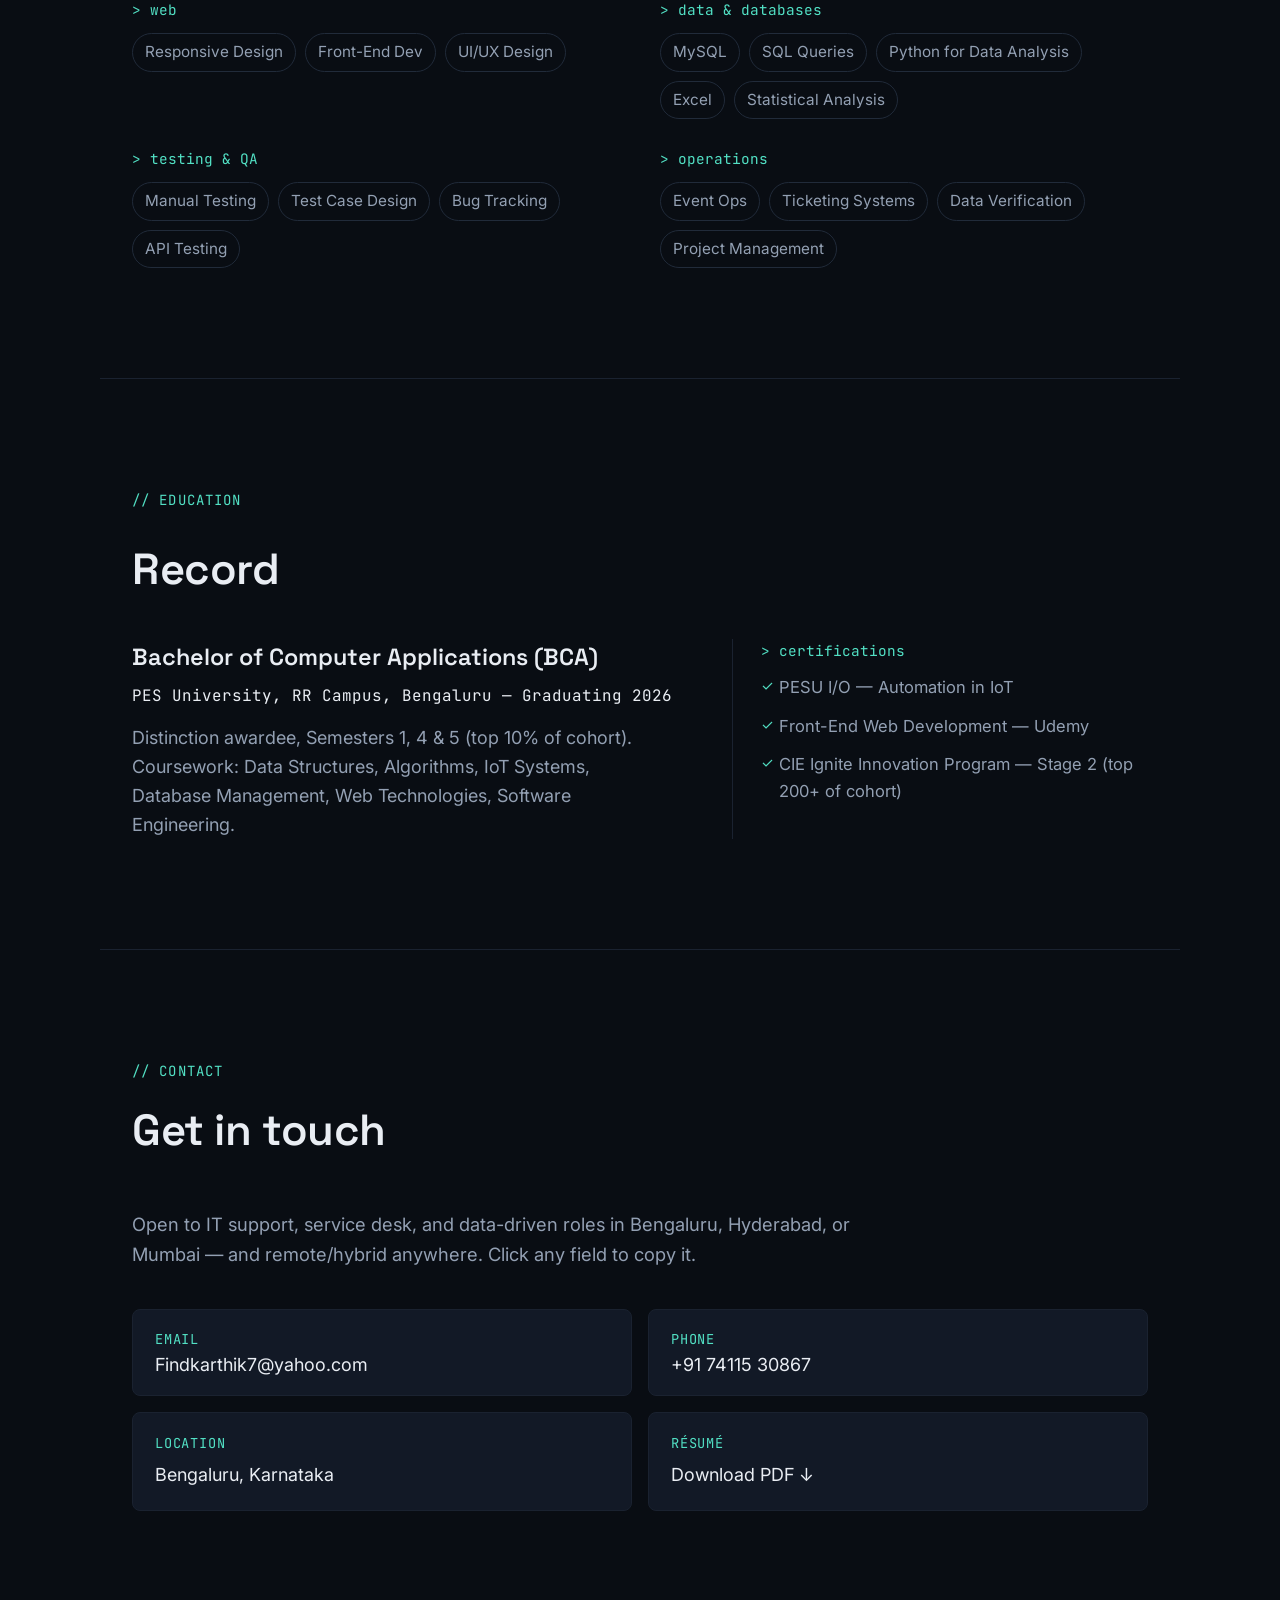
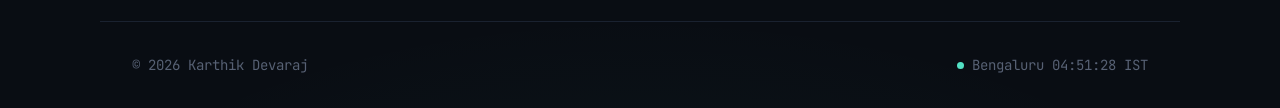
<file: index (2).html>
<!DOCTYPE html>
<html lang="en" data-theme="dark">
<head>
<meta charset="UTF-8">
<meta name="viewport" content="width=device-width, initial-scale=1.0">
<title>Karthik Devaraj — Intelligence Analyst</title>
<meta name="description" content="Karthik Devaraj — Intelligence Analyst working across research, data analysis, and embedded sensor systems.">
<link rel="preconnect" href="https://fonts.googleapis.com">
<link rel="preconnect" href="https://fonts.gstatic.com" crossorigin>
<link href="https://fonts.googleapis.com/css2?family=Space+Grotesk:wght@400;500;600;700&family=Inter:wght@400;500;600&family=JetBrains+Mono:wght@400;500;600&display=swap" rel="stylesheet">
<link rel="stylesheet" href="styles.css">
<script>
  (function(){
    try {
      var saved = localStorage.getItem('kd-theme');
      if (saved === 'light' || saved === 'dark') {
        document.documentElement.setAttribute('data-theme', saved);
      }
    } catch (e) {}
  })();
</script>
</head>
<body>

<div class="scanline" aria-hidden="true"></div>
<canvas id="bgCanvas" aria-hidden="true"></canvas>
<div class="progress" id="progress" aria-hidden="true"></div>
<div class="cursor-dot" id="cursorDot" aria-hidden="true"></div>
<div class="cursor-ring" id="cursorRing" aria-hidden="true"></div>
<div class="toast" id="toast" aria-live="polite"></div>

<nav class="nav" id="nav">
  <a href="#top" class="nav__mark" aria-label="Home" data-cursor-hover>
    <span class="nav__pulse" aria-hidden="true"></span>
    Karthik Portfolio
  </a>
  <button class="nav__toggle" id="navToggle" aria-label="Toggle menu" aria-expanded="false">
    <span></span><span></span><span></span>
  </button>
  <div class="nav__links" id="navLinks">
    <div class="nav__dropdown" id="navDropdown">
      <button type="button" class="nav__dropbtn" id="navDropBtn" aria-haspopup="true" aria-expanded="false" data-cursor-hover>
        <span id="navDropLabel">About</span><span class="nav__caret" aria-hidden="true">▾</span>
      </button>
      <div class="nav__dropmenu" id="navDropMenu" role="menu">
        <a href="#about" data-nav data-section-label="About" role="menuitem">About</a>
        <a href="#experience" data-nav data-section-label="Experience" role="menuitem">Experience</a>
        <a href="#education" data-nav data-section-label="Education" role="menuitem">Education</a>
        <a href="#projects" data-nav data-section-label="Projects" role="menuitem">Projects</a>
        <a href="#skills" data-nav data-section-label="Skills" role="menuitem">Skills</a>
      </div>
    </div>
    <a href="#terminal" data-nav data-cursor-hover>Terminal</a>
    <button type="button" class="theme-toggle" id="themeToggle" aria-label="Switch to light theme" data-cursor-hover>
      <svg class="theme-toggle__icon theme-toggle__icon--sun" viewBox="0 0 24 24" fill="none" aria-hidden="true">
        <circle cx="12" cy="12" r="4.5" stroke="currentColor" stroke-width="1.6"/>
        <g stroke="currentColor" stroke-width="1.6" stroke-linecap="round">
          <path d="M12 2.5v2.4M12 19.1v2.4M21.5 12h-2.4M4.9 12H2.5M18.4 5.6l-1.7 1.7M7.3 16.7l-1.7 1.7M18.4 18.4l-1.7-1.7M7.3 7.3 5.6 5.6"/>
        </g>
      </svg>
      <svg class="theme-toggle__icon theme-toggle__icon--moon" viewBox="0 0 24 24" fill="none" aria-hidden="true">
        <path d="M20 14.2A8.6 8.6 0 1 1 9.8 4a7 7 0 0 0 10.2 10.2Z" stroke="currentColor" stroke-width="1.6" stroke-linejoin="round"/>
      </svg>
    </button>
    <a href="#contact" class="nav__cta" data-nav data-cursor-hover>Contact</a>
  </div>
</nav>

<main id="top">

  <!-- HERO -->
  <section class="hero">
    <div class="hero__ring" aria-hidden="true">
      <svg viewBox="0 0 300 300">
        <circle class="ring ring--1" cx="150" cy="150" r="140"/>
        <circle class="ring ring--2" cx="150" cy="150" r="112"/>
        <circle class="ring ring--3" cx="150" cy="150" r="86" stroke-dasharray="4 10"/>
      </svg>
    </div>
    <div class="hero__inner">
      <p class="eyebrow"><span class="dot dot--live" aria-hidden="true"></span>STATUS: OPEN TO OPPORTUNITIES</p>
      <h1 class="hero__name">Karthik<br>Devaraj</h1>
      <p class="hero__role"><span id="roleText"></span><span class="type-cursor">▌</span></p>
      <p class="hero__lede">I turn raw signal into decisions: unstructured consumer conversation into brand insight by day, sensor readings and embedded circuits into working prototypes on the side. Bengaluru, India.</p>
      <div class="hero__cta">
        <a href="#projects" class="btn btn--primary" data-cursor-hover data-magnetic>View Work</a>
        <a href="resume.pdf" class="btn btn--ghost" download data-cursor-hover data-magnetic>Download Résumé ↓</a>
      </div>

      <div class="hero__quickcontact reveal">
        <button type="button" class="qc__item" data-copy="Findkarthik7@yahoo.com" data-cursor-hover>
          <span class="qc__ico" aria-hidden="true">✉</span>Findkarthik7@yahoo.com
        </button>
        <button type="button" class="qc__item" data-copy="+917411530867" data-cursor-hover>
          <span class="qc__ico" aria-hidden="true">☎</span>+91 74115 30867
        </button>
        <a href="#contact" class="qc__item qc__item--link" data-cursor-hover>
          <span class="qc__ico" aria-hidden="true">↓</span>Full contact
        </a>
      </div>

      <div class="stats" id="stats">
        <a href="#projects" class="stat stat--link" data-cursor-hover>
          <span class="stat__num" data-count="5">0</span>
          <span class="stat__label">Builds Shipped <span class="stat__arrow">↗</span></span>
        </a>
        <div class="stat">
          <span class="stat__num" data-count="35" data-suffix="+">0</span>
          <span class="stat__label">Events Run</span>
        </div>
        <div class="stat stat--pop" id="certStat" tabindex="0" role="button" aria-haspopup="true" aria-expanded="false" data-cursor-hover>
          <span class="stat__num" data-count="3">0</span>
          <span class="stat__label">Certifications Earned</span>
          <div class="stat-pop" id="certPop" role="dialog" aria-label="Certifications earned">
            <p class="stat-pop__title">Certifications</p>
            <ul class="stat-pop__list">
              <li>PESU I/O — Automation in IoT</li>
              <li>Front-End Web Development — Udemy</li>
              <li>CIE Ignite Innovation — Stage 2 (Top 200+)</li>
            </ul>
          </div>
        </div>
        <div class="stat stat--pop" id="langStat" tabindex="0" role="button" aria-haspopup="true" aria-expanded="false" data-cursor-hover>
          <span class="stat__num" data-count="3">0</span>
          <span class="stat__label">Languages Spoken</span>
          <div class="stat-pop" id="langPop" role="dialog" aria-label="Languages spoken">
            <p class="stat-pop__title">Proficiency</p>
            <div class="lang-pop__row">
              <div class="lang-pop__top"><span>English</span><span>Fluent</span></div>
              <div class="lang-pop__bar"><span style="--lvl:95%"></span></div>
            </div>
            <div class="lang-pop__row">
              <div class="lang-pop__top"><span>Hindi</span><span>Professional</span></div>
              <div class="lang-pop__bar"><span style="--lvl:75%"></span></div>
            </div>
            <div class="lang-pop__row">
              <div class="lang-pop__top"><span>Kannada</span><span>Native</span></div>
              <div class="lang-pop__bar"><span style="--lvl:100%"></span></div>
            </div>
          </div>
        </div>
      </div>
    </div>

    <div class="hero__console" id="terminal">
      <div class="console__panel console__panel--radar reveal">
        <div class="console__radar" id="radarChart" aria-hidden="true"></div>
        <div class="console__radar-meta">
          <span id="radarLabel">CH.01 SKILLSET — tap or hover a node</span>
          <span id="radarValue">— %</span>
        </div>
      </div>
      <div class="console__panel console__panel--term term" id="termWrap" data-cursor-hover>
        <div class="term__bar">
          <span class="term__dot term__dot--r"></span>
          <span class="term__dot term__dot--y"></span>
          <span class="term__dot term__dot--g"></span>
          <span class="term__title">karthik@portfolio: ~</span>
        </div>
        <div class="term__body" id="termBody">
          <p>Welcome. Type <span class="term__hl">help</span> to see what I respond to.</p>
        </div>
        <div class="term__inputrow">
          <span class="term__prompt">$</span>
          <input type="text" id="termInput" class="term__input" autocomplete="off" spellcheck="false" aria-label="Terminal command input">
        </div>
      </div>
    </div>

    <div class="hero__scroll" aria-hidden="true"><span></span>SCROLL</div>
  </section>

  <!-- ABOUT -->
  <section class="section reveal" id="about">
    <div class="section__head">
      <p class="section__tag">// ABOUT</p>
      <h2 class="section__title">Summary</h2>
    </div>
    <div class="about__grid">
      <p class="about__text">
        I'm a Computer Applications graduate from PES University, currently working as an Intelligence Analyst at Consuma AI, where I turn large volumes of raw online conversation into brand, influencer, and category intelligence that clients can act on. Before that, I spent a year coordinating large-scale live events for Paytm Insider — 35+ shows, thousand-plus crowds, ticketing systems that had to be right every time.
        <br><br>
        Outside client work, I build things with sensors and microcontrollers: gas alarms, RFID lookup systems, plant monitors. The thread connecting all of it is the same — take a stream of noisy raw input and get a clean, trustworthy signal out the other end.
      </p>
      <dl class="about__facts">
        <div><dt>Based in</dt><dd>Bengaluru, Karnataka</dd></div>
        <div><dt>Currently</dt><dd>Intelligence Analyst, Consuma AI</dd></div>
        <div><dt>Education</dt><dd>BCA, PES University · 2026</dd></div>
        <div><dt>Open to</dt><dd>IT support, service desk, data roles</dd></div>
        <div><dt>Languages</dt><dd>English, Hindi, Kannada</dd></div>
        <div><dt>Availability</dt><dd>Immediate</dd></div>
      </dl>
    </div>
  </section>

  <!-- EXPERIENCE -->
  <section class="section" id="experience">
    <div class="section__head reveal">
      <p class="section__tag">// EXPERIENCE</p>
      <h2 class="section__title">Log</h2>
    </div>
    <div class="log">

      <article class="log__entry log__entry--active reveal">
        <div class="log__time">
          <span class="log__dot log__dot--live" aria-hidden="true"></span>
          <span class="log__stamp">2026.05 — PRESENT</span>
          <span class="log__badge log__badge--active">FULL-TIME · CURRENT</span>
        </div>
        <div class="log__body">
          <h3>Intelligence Analyst</h3>
          <p class="log__org">Consuma AI · Bengaluru</p>
          <p class="log__highlight">Owns end-to-end delivery of client-facing intelligence reports.</p>
          <ul>
            <li>Lead end-to-end delivery of consumer intelligence reports — brand competitor analysis, influencer studies, creative and packaging testing.</li>
            <li>Convert large volumes of unstructured online conversation into strategic, client-ready deliverables.</li>
            <li>Work with the research team to sharpen methodology and turnaround time.</li>
          </ul>
        </div>
      </article>

      <article class="log__entry reveal">
        <div class="log__time">
          <span class="log__dot" aria-hidden="true"></span>
          <span class="log__stamp">2026.02 — 2026.05</span>
          <span class="log__badge">INTERNSHIP</span>
        </div>
        <div class="log__body">
          <h3>Intelligence Analyst Intern</h3>
          <p class="log__org">Consuma AI · Bengaluru</p>
          <p class="log__highlight">Converted straight into the full-time role after 3 months.</p>
          <ul>
            <li>Analysed online consumer conversation data for influencer, brand, and category studies.</li>
            <li>Built structured research reports covering packaging testing and creative testing.</li>
            <li>Surfaced consumer sentiment patterns from raw qualitative data.</li>
          </ul>
        </div>
      </article>

      <article class="log__entry reveal">
        <div class="log__time">
          <span class="log__dot" aria-hidden="true"></span>
          <span class="log__stamp">2024.10 — 2025.11</span>
          <span class="log__badge">FREELANCE / CONTRACT</span>
        </div>
        <div class="log__body">
          <h3>Freelance Event Coordinator</h3>
          <p class="log__org">Paytm Insider (District by Zomato) · Bengaluru</p>
          <p class="log__highlight">Ran ops for 35+ live events without a single ticketing failure.</p>
          <ul>
            <li>Coordinated 35+ large-scale live events with 1,000+ attendees each.</li>
            <li>Ran data verification on sales reports, catching and resolving mismatches.</li>
            <li>Managed ticketing and box-office operations at 99%+ transaction accuracy.</li>
          </ul>
        </div>
      </article>

      <div class="log__cursor reveal" aria-hidden="true"><span class="log__dot" aria-hidden="true"></span><span class="log__stamp">2026.07 —</span> <span class="cursor-blink">▌</span></div>
    </div>
  </section>

  <!-- PROJECTS -->
  <section class="section" id="projects">
    <div class="section__head reveal">
      <p class="section__tag">// PROJECTS</p>
      <h2 class="section__title">Builds</h2>
    </div>

    <div class="filters reveal" id="filters" role="tablist" aria-label="Filter projects by category">
      <button type="button" class="filter is-active" data-filter="all" data-cursor-hover>All</button>
      <button type="button" class="filter" data-filter="iot" data-cursor-hover>IoT / Embedded</button>
      <button type="button" class="filter" data-filter="web" data-cursor-hover>Web</button>
      <button type="button" class="filter" data-filter="data" data-cursor-hover>Data / Hackathon</button>
    </div>

    <div class="projects" id="projectGrid">

      <article class="card reveal" data-tags="iot" data-cursor-hover>
        <div class="card__head">
          <h3>Garden Genie</h3>
          <span class="card__status card__status--progress">IN PROGRESS</span>
        </div>
        <p class="card__desc">IoT plant-monitoring system for urban gardening: real-time soil and temperature sensing with automated alerts, plus an AI chatbot for care recommendations.</p>
        <ul class="card__stack">
          <li>Arduino</li><li>Soil/Temp Sensors</li><li>IoT Protocols</li><li>Mobile Integration</li>
        </ul>
      </article>

      <article class="card reveal" data-tags="iot" data-cursor-hover>
        <div class="card__head">
          <h3>Gas Leakage &amp; Emergency Alert System</h3>
          <span class="card__status card__status--shipped">SHIPPED</span>
        </div>
        <p class="card__desc">Threshold-based LPG and toxic gas detector with automated IVR call alerts over GSM, and a live concentration readout on an I2C LCD panel.</p>
        <ul class="card__stack">
          <li>Arduino</li><li>MQ-Series Sensors</li><li>GSM / UART</li><li>I2C LCD</li><li>Embedded C</li>
        </ul>
      </article>

      <article class="card reveal" data-tags="iot data" data-cursor-hover>
        <div class="card__head">
          <h3>RFID Hospital Management System</h3>
          <span class="card__status card__status--shipped">SHIPPED</span>
        </div>
        <p class="card__desc">RFID-based patient identification for automated medical record retrieval — built at the CodeBerries Hackathon to cut manual lookup time.</p>
        <ul class="card__stack">
          <li>RFID (RC522)</li><li>Arduino</li><li>SQL</li><li>Embedded Systems</li>
        </ul>
      </article>

      <article class="card reveal" data-tags="web" data-cursor-hover>
        <div class="card__head">
          <h3>Mimetic</h3>
          <span class="card__status card__status--prototype">PROTOTYPE</span>
        </div>
        <p class="card__desc">AI-powered content repurposing platform for creators. Designed and built the responsive front-end prototype and UX wireframes.</p>
        <ul class="card__stack">
          <li>HTML5</li><li>CSS3</li><li>JavaScript</li><li>UI/UX Wireframing</li>
        </ul>
        <p class="card__note">Shortlisted for Stage 2 of PES CIE Ignite, from 200+ submissions.</p>
      </article>

      <article class="card reveal" data-tags="iot" data-cursor-hover>
        <div class="card__head">
          <h3>Automated Smoke Detection &amp; Alert System</h3>
          <span class="card__status card__status--shipped">SHIPPED</span>
        </div>
        <p class="card__desc">Early fire-hazard warning system using an MQ2 sensor and threshold-based audible alerts on an Arduino Uno.</p>
        <ul class="card__stack">
          <li>Arduino Uno</li><li>MQ2 Sensor</li><li>Embedded C</li>
        </ul>
      </article>

    </div>
  </section>

  <!-- SKILLS -->
  <section class="section" id="skills">
    <div class="section__head reveal">
      <p class="section__tag">// SKILLS</p>
      <h2 class="section__title">Stack</h2>
    </div>
    <div class="modules">
      <div class="module reveal">
        <p class="module__label">&gt; languages</p>
        <div class="module__chips">
          <span>C</span><span>Python</span><span>Embedded C</span><span>JavaScript</span><span>HTML5</span><span>CSS3</span><span>SQL</span>
        </div>
      </div>
      <div class="module reveal">
        <p class="module__label">&gt; embedded &amp; iot</p>
        <div class="module__chips">
          <span>Arduino IDE</span><span>Arduino Uno</span><span>Sensor Integration</span><span>GSM / UART</span><span>I2C</span><span>Microcontrollers</span>
        </div>
      </div>
      <div class="module reveal">
        <p class="module__label">&gt; web</p>
        <div class="module__chips">
          <span>Responsive Design</span><span>Front-End Dev</span><span>UI/UX Design</span>
        </div>
      </div>
      <div class="module reveal">
        <p class="module__label">&gt; data &amp; databases</p>
        <div class="module__chips">
          <span>MySQL</span><span>SQL Queries</span><span>Python for Data Analysis</span><span>Excel</span><span>Statistical Analysis</span>
        </div>
      </div>
      <div class="module reveal">
        <p class="module__label">&gt; testing &amp; QA</p>
        <div class="module__chips">
          <span>Manual Testing</span><span>Test Case Design</span><span>Bug Tracking</span><span>API Testing</span>
        </div>
      </div>
      <div class="module reveal">
        <p class="module__label">&gt; operations</p>
        <div class="module__chips">
          <span>Event Ops</span><span>Ticketing Systems</span><span>Data Verification</span><span>Project Management</span>
        </div>
      </div>
    </div>
  </section>

  <!-- EDUCATION -->
  <section class="section" id="education">
    <div class="section__head reveal">
      <p class="section__tag">// EDUCATION</p>
      <h2 class="section__title">Record</h2>
    </div>
    <div class="edu reveal">
      <div class="edu__main">
        <h3>Bachelor of Computer Applications (BCA)</h3>
        <p class="edu__org">PES University, RR Campus, Bengaluru — Graduating 2026</p>
        <p class="edu__detail">Distinction awardee, Semesters 1, 4 &amp; 5 (top 10% of cohort). Coursework: Data Structures, Algorithms, IoT Systems, Database Management, Web Technologies, Software Engineering.</p>
      </div>
      <div class="edu__certs">
        <p class="module__label">&gt; certifications</p>
        <ul>
          <li>PESU I/O — Automation in IoT</li>
          <li>Front-End Web Development — Udemy</li>
          <li>CIE Ignite Innovation Program — Stage 2 (top 200+ of cohort)</li>
        </ul>
      </div>
    </div>
  </section>

  <!-- CONTACT -->
  <section class="section section--contact" id="contact">
    <div class="section__head reveal">
      <p class="section__tag">// CONTACT</p>
      <h2 class="section__title">Get in touch</h2>
    </div>
    <div class="contact reveal">
      <p class="contact__lede">Open to IT support, service desk, and data-driven roles in Bengaluru, Hyderabad, or Mumbai — and remote/hybrid anywhere. Click any field to copy it.</p>
      <div class="contact__grid">
        <button type="button" class="contact__item" data-copy="Findkarthik7@yahoo.com" data-cursor-hover>
          <span class="contact__k">Email</span>
          <span class="contact__v">Findkarthik7@yahoo.com</span>
        </button>
        <button type="button" class="contact__item" data-copy="+917411530867" data-cursor-hover>
          <span class="contact__k">Phone</span>
          <span class="contact__v">+91 74115 30867</span>
        </button>
        <div class="contact__item">
          <span class="contact__k">Location</span>
          <span class="contact__v">Bengaluru, Karnataka</span>
        </div>
        <a href="resume.pdf" class="contact__item" download data-cursor-hover>
          <span class="contact__k">Résumé</span>
          <span class="contact__v">Download PDF ↓</span>
        </a>
      </div>
    </div>
  </section>

</main>

<footer class="footer">
  <span>© 2026 Karthik Devaraj</span>
  <span class="footer__signal"><span class="dot dot--live" aria-hidden="true"></span>Bengaluru <span id="clock">--:--:--</span> IST</span>
</footer>

<script src="script.js"></script>
</body>
</html>
</file>
<file: styles.css>
/* ---------- Tokens ---------- */
:root{
  --bg: #090d13;
  --bg-elevated: #0f151e;
  --bg-card: #121926;
  --border: #212b3a;
  --border-soft: #1a2230;
  --text-primary: #e9edf3;
  --text-secondary: #93a0b3;
  --text-muted: #576174;
  --cyan: #52e0c4;
  --cyan-dim: rgba(82, 224, 196, 0.12);
  --amber: #f5a623;
  --amber-dim: rgba(245, 166, 35, 0.12);
  --font-display: 'Space Grotesk', sans-serif;
  --font-body: 'Inter', sans-serif;
  --font-mono: 'JetBrains Mono', monospace;
  --max: 1080px;
}

[data-theme="light"]{
  --bg: #f4f6f9;
  --bg-elevated: #ffffff;
  --bg-card: #ffffff;
  --border: #dbe1e9;
  --border-soft: #e7ebf1;
  --text-primary: #12161d;
  --text-secondary: #4a5568;
  --text-muted: #8792a2;
  --cyan: #0e9c82;
  --cyan-dim: rgba(14, 156, 130, 0.1);
  --amber: #b8790f;
  --amber-dim: rgba(184, 121, 15, 0.1);
}

*{ box-sizing: border-box; margin:0; padding:0; }

html{ scroll-behavior: smooth; overflow-x: hidden; max-width: 100%; font-size: 112.5%; }

body{
  background: var(--bg);
  color: var(--text-primary);
  font-family: var(--font-body);
  line-height: 1.6;
  -webkit-font-smoothing: antialiased;
  overflow-x: hidden;
  cursor: default;
  transition: background 0.35s ease, color 0.35s ease;
}
[data-theme="dark"] body{
  background:
    radial-gradient(1100px 620px at 88% -6%, rgba(82,224,196,0.10), transparent 55%),
    radial-gradient(950px 560px at 4% 22%, rgba(245,166,35,0.065), transparent 55%),
    radial-gradient(1200px 700px at 50% 105%, rgba(82,224,196,0.07), transparent 60%),
    var(--bg);
}
[data-theme="light"] body{
  background:
    radial-gradient(1100px 620px at 12% -8%, rgba(14,156,130,0.10), transparent 58%),
    radial-gradient(900px 520px at 100% 6%, rgba(184,121,15,0.07), transparent 55%),
    radial-gradient(800px 500px at 50% 100%, rgba(14,156,130,0.06), transparent 55%),
    var(--bg);
}

.bg-grid{
  position: fixed; inset: -2px; z-index: 0; pointer-events: none;
  background-image:
    linear-gradient(rgba(82,224,196,0.055) 1px, transparent 1px),
    linear-gradient(90deg, rgba(82,224,196,0.055) 1px, transparent 1px);
  background-size: 64px 64px;
  -webkit-mask-image: radial-gradient(1200px 800px at 50% 0%, black, transparent 75%);
  mask-image: radial-gradient(1200px 800px at 50% 0%, black, transparent 75%);
}
[data-theme="light"] .bg-grid{
  background-image:
    linear-gradient(rgba(14,156,130,0.07) 1px, transparent 1px),
    linear-gradient(90deg, rgba(14,156,130,0.07) 1px, transparent 1px);
}

.bg-glow{ position: fixed; inset: 0; z-index: 0; pointer-events: none; overflow: hidden; }
.bg-glow::before, .bg-glow::after{
  content: ''; position: absolute; width: 640px; height: 640px; border-radius: 50%;
  filter: blur(120px); opacity: 0.55;
}
.bg-glow::before{
  top: -220px; right: -160px; background: radial-gradient(circle, rgba(82,224,196,0.20), transparent 70%);
  animation: driftA 26s ease-in-out infinite;
}
.bg-glow::after{
  bottom: -260px; left: -180px; background: radial-gradient(circle, rgba(245,166,35,0.13), transparent 70%);
  animation: driftB 32s ease-in-out infinite;
}
[data-theme="light"] .bg-glow::before{ background: radial-gradient(circle, rgba(14,156,130,0.16), transparent 70%); }
[data-theme="light"] .bg-glow::after{ background: radial-gradient(circle, rgba(184,121,15,0.10), transparent 70%); }
@keyframes driftA{
  0%, 100%{ transform: translate(0, 0); }
  50%{ transform: translate(-60px, 50px); }
}
@keyframes driftB{
  0%, 100%{ transform: translate(0, 0); }
  50%{ transform: translate(50px, -40px); }
}
@media (prefers-reduced-motion: reduce){
  .bg-glow::before, .bg-glow::after{ animation: none; }
}

::selection{ background: var(--cyan-dim); color: var(--cyan); }

a{ color: inherit; text-decoration: none; }

:focus-visible{
  outline: 2px solid var(--cyan);
  outline-offset: 3px;
}

@media (prefers-reduced-motion: reduce){
  *{ animation-duration: 0.01ms !important; animation-iteration-count: 1 !important; transition-duration: 0.01ms !important; scroll-behavior: auto !important; }
}

/* faint scanline atmosphere */
.scanline{
  position: fixed; inset: 0; pointer-events: none; z-index: 2;
  background: repeating-linear-gradient(
    to bottom,
    rgba(255,255,255,0.012) 0px,
    rgba(255,255,255,0.012) 1px,
    transparent 1px,
    transparent 3px
  );
  mix-blend-mode: overlay;
}
[data-theme="light"] .scanline{
  background: repeating-linear-gradient(
    to bottom,
    rgba(0,0,0,0.012) 0px,
    rgba(0,0,0,0.012) 1px,
    transparent 1px,
    transparent 3px
  );
}

#bgCanvas{
  position: fixed; inset: 0; z-index: 0; pointer-events: none;
  width: 100%; height: 100%;
}

.dot{
  display:inline-block; width:7px; height:7px; border-radius:50%;
  background: var(--text-muted);
}
.dot--live{
  background: var(--cyan);
  box-shadow: 0 0 0 0 rgba(82,224,196,0.6);
  animation: pulse 2s infinite;
}
@keyframes pulse{
  0%{ box-shadow: 0 0 0 0 rgba(82,224,196,0.45); }
  70%{ box-shadow: 0 0 0 7px rgba(82,224,196,0); }
  100%{ box-shadow: 0 0 0 0 rgba(82,224,196,0); }
}

/* ---------- Scroll progress ---------- */
.progress{
  position: fixed; top:0; left:0; height: 2px; width: 0%; z-index: 60;
  background: linear-gradient(90deg, var(--cyan), var(--amber));
  box-shadow: 0 0 8px rgba(82,224,196,0.5);
  transition: width 0.1s linear;
}

/* ---------- Custom cursor ---------- */
.cursor-dot, .cursor-ring{
  position: fixed; top:0; left:0; pointer-events: none; z-index: 70;
  border-radius: 50%; transform: translate(-50%, -50%);
}
.cursor-dot{ width: 6px; height: 6px; background: var(--cyan); }
.cursor-ring{
  width: 34px; height: 34px; border: 1px solid rgba(82,224,196,0.5);
  transition: width 0.2s, height 0.2s, border-color 0.2s, background 0.2s;
}
.cursor-ring.is-hover{
  width: 54px; height: 54px; background: rgba(82,224,196,0.08); border-color: var(--cyan);
}
@media (hover: none), (pointer: coarse){
  .cursor-dot, .cursor-ring{ display:none; }
}

/* ---------- Toast ---------- */
.toast{
  position: fixed; bottom: 28px; left: 50%; transform: translateX(-50%) translateY(20px);
  background: var(--bg-card); border: 1px solid rgba(82,224,196,0.35); color: var(--cyan);
  font-family: var(--font-mono); font-size: 0.82rem; padding: 10px 18px; border-radius: 6px;
  z-index: 80; opacity: 0; pointer-events: none; transition: opacity 0.25s, transform 0.25s;
}
.toast.is-visible{ opacity: 1; transform: translateX(-50%) translateY(0); }

/* ---------- Reveal on scroll ---------- */
.reveal{
  opacity: 0; transform: translateY(24px);
  transition: opacity 0.7s ease, transform 0.7s ease;
}
.reveal.is-visible{ opacity: 1; transform: translateY(0); }

/* ---------- Nav ---------- */
.nav{
  position: fixed; top:0; left:0; right:0; z-index: 50;
  display:flex; align-items:center; justify-content:space-between;
  padding: 18px 32px;
  background: rgba(9,13,19,0.72);
  backdrop-filter: blur(10px);
  border-bottom: 1px solid var(--border-soft);
  transition: border-color 0.3s, background 0.35s ease;
}
[data-theme="light"] .nav{ background: rgba(244,246,249,0.78); }
.nav__mark{
  font-family: var(--font-mono); font-weight:600; font-size:0.95rem;
  letter-spacing: 0.02em; display:flex; align-items:center; gap:8px;
}
.nav__pulse{
  width:8px; height:8px; border-radius:50%; background: var(--cyan);
  box-shadow: 0 0 8px var(--cyan);
}
.nav__links{ display:flex; align-items:center; gap: 26px; font-size: 0.92rem; color: var(--text-secondary); }
.nav__links a{ transition: color 0.2s; position: relative; }
.nav__links a:hover{ color: var(--text-primary); }
.nav__links a.is-active{ color: var(--cyan); }
.nav__cta{
  font-family: var(--font-mono); font-size: 0.82rem; color: var(--cyan) !important;
  border: 1px solid rgba(82,224,196,0.35); padding: 7px 14px; border-radius: 4px;
}
.nav__cta:hover{ background: var(--cyan-dim); color: var(--cyan) !important; }
.nav__toggle{ display:none; flex-direction:column; gap:5px; background:none; border:none; cursor:pointer; padding: 6px; }
.nav__toggle span{ width:22px; height:2px; background: var(--text-primary); display:block; }

/* nav dropdown ("About" + Experience/Education/Projects/Skills) */
.nav__dropdown{ position: relative; }
.nav__dropbtn{
  display:flex; align-items:center; gap: 6px;
  background: none; border: none; padding: 0; margin: 0;
  font-family: var(--font-body); font-size: 0.92rem; color: var(--text-secondary);
  cursor: pointer; transition: color 0.2s;
}
.nav__dropbtn:hover, .nav__dropbtn.is-active{ color: var(--cyan); }
.nav__caret{ font-size: 0.7em; transition: transform 0.2s ease; }
.nav__dropdown.is-open .nav__caret{ transform: rotate(180deg); }
.nav__dropmenu{
  position: absolute; top: calc(100% + 16px); left: 50%; transform: translateX(-50%) translateY(6px);
  background: var(--bg-card); border: 1px solid var(--border-soft); border-radius: 8px;
  padding: 8px; display:flex; flex-direction:column; gap: 2px; min-width: 168px;
  opacity: 0; pointer-events: none; transition: opacity 0.18s ease, transform 0.18s ease;
  box-shadow: 0 20px 45px -18px rgba(0,0,0,0.5); z-index: 60;
}
.nav__dropmenu a{
  padding: 8px 12px; border-radius: 5px; font-size: 0.88rem; color: var(--text-secondary);
  transition: background 0.15s, color 0.15s;
}
.nav__dropmenu a:hover, .nav__dropmenu a.is-active{ background: var(--cyan-dim); color: var(--cyan); }
.nav__dropdown.is-open .nav__dropmenu{ opacity: 1; pointer-events: auto; transform: translateX(-50%) translateY(0); }
@media (hover: hover) and (pointer: fine){
  .nav__dropdown:hover .nav__dropmenu{ opacity: 1; pointer-events: auto; transform: translateX(-50%) translateY(0); }
  .nav__dropdown:hover .nav__caret{ transform: rotate(180deg); }
}

/* theme toggle */
.theme-toggle{
  display:flex; align-items:center; justify-content:center;
  width: 34px; height: 34px; border-radius: 50%;
  background: transparent; border: 1px solid var(--border); color: var(--text-secondary);
  cursor: pointer; transition: border-color 0.2s, color 0.2s, transform 0.2s;
}
.theme-toggle:hover{ border-color: rgba(82,224,196,0.4); color: var(--cyan); transform: rotate(-12deg); }
.theme-toggle__icon{ width: 16px; height: 16px; }
.theme-toggle__icon--sun{ display:none; }
[data-theme="light"] .theme-toggle__icon--sun{ display:block; }
[data-theme="light"] .theme-toggle__icon--moon{ display:none; }

/* ---------- Hero ---------- */
.hero{
  min-height: 100svh;
  display:grid; grid-template-columns: 1fr; align-items:center; gap: 52px;
  padding: 140px 32px 60px;
  max-width: var(--max); margin: 0 auto;
  position: relative; z-index: 1;
}
@media (min-width: 981px){
  .hero{ grid-template-columns: 1.12fr 0.88fr; }
}
.hero__ring{
  position: absolute; top: 50%; right: -80px; transform: translateY(-50%);
  width: 460px; height: 460px; z-index: -1; opacity: 0.55;
}
.hero__ring svg{ width:100%; height:100%; }
.ring{ fill:none; stroke: var(--border); stroke-width: 1; }
.ring--1{ animation: spin 60s linear infinite; }
.ring--2{ stroke: rgba(82,224,196,0.25); animation: spin 40s linear infinite reverse; }
.ring--3{ stroke: rgba(245,166,35,0.3); animation: spin 80s linear infinite; }
@keyframes spin{ to{ transform: rotate(360deg); } }

.eyebrow{
  font-family: var(--font-mono); font-size: 0.78rem; letter-spacing: 0.08em;
  color: var(--cyan); text-transform: uppercase;
  display:flex; align-items:center; gap:9px; margin-bottom: 26px;
}
.hero__name{
  font-family: var(--font-display); font-weight: 700;
  font-size: clamp(3rem, 9vw, 6.2rem);
  line-height: 0.98; letter-spacing: -0.02em;
  margin-bottom: 24px;
}
.hero__role{
  font-family: var(--font-mono); font-size: clamp(0.95rem, 1.6vw, 1.15rem);
  color: var(--text-secondary); margin-bottom: 22px; min-height: 1.4em;
}
.type-cursor{ color: var(--cyan); animation: blink 1s step-end infinite; }
.hero__lede{
  max-width: 560px; color: var(--text-secondary); font-size: 1.05rem; margin-bottom: 38px;
}
.hero__cta{ display:flex; gap:16px; flex-wrap: wrap; margin-bottom: 52px; }

.btn{
  font-family: var(--font-mono); font-size: 0.88rem;
  padding: 13px 24px; border-radius: 4px; transition: background 0.2s, color 0.2s, border-color 0.2s;
  display:inline-block; will-change: transform;
}
.btn--primary{ background: var(--cyan); color: #06110d; font-weight: 600; }
.btn--primary:hover{ background: #6df0d5; }
.btn--ghost{ border: 1px solid var(--border); color: var(--text-primary); }
.btn--ghost:hover{ border-color: var(--cyan); color: var(--cyan); }

/* quick contact strip */
.hero__quickcontact{
  display:flex; flex-wrap:wrap; gap: 10px; margin-bottom: 28px;
}
.qc__item{
  display:flex; align-items:center; gap: 8px;
  font-family: var(--font-mono); font-size: 0.78rem; color: var(--text-secondary);
  background: rgba(255,255,255,0.02); border: 1px solid var(--border-soft);
  padding: 8px 14px; border-radius: 20px; cursor: pointer;
  transition: border-color 0.2s, color 0.2s, transform 0.15s;
}
.qc__item:hover{ border-color: rgba(82,224,196,0.4); color: var(--cyan); transform: translateY(-1px); }
.qc__ico{ color: var(--cyan); }
.qc__item--link{ color: var(--cyan); }

/* stats */
.stats{
  display:grid; grid-template-columns: repeat(4, auto); gap: 40px;
  padding-top: 32px; border-top: 1px solid var(--border-soft);
  max-width: 620px;
}
.stat{ display:flex; flex-direction:column; gap: 4px; position: relative; }
.stat__num{ font-family: var(--font-display); font-size: 1.9rem; font-weight: 700; color: var(--cyan); }
.stat__label{ font-family: var(--font-mono); font-size: 0.68rem; color: var(--text-muted); letter-spacing: 0.03em; }

.stat--link{ cursor: pointer; transition: transform 0.15s; }
.stat--link:hover{ transform: translateY(-2px); }
.stat--link:hover .stat__num{ color: #6df0d5; }
.stat--link:hover .stat__arrow{ opacity: 1; transform: translate(1px,-1px); }
.stat__arrow{ display:inline-block; opacity: 0.5; transition: opacity 0.2s, transform 0.2s; }

.stat--pop{ cursor: pointer; }
.stat--pop:hover .stat__num, .stat--pop:focus-visible .stat__num{ color: #6df0d5; }
.stat-pop{
  position: absolute; bottom: calc(100% + 14px); left: -18px; z-index: 40;
  width: 230px; background: var(--bg-card); border: 1px solid var(--border-soft);
  border-radius: 10px; padding: 16px 18px; box-shadow: 0 20px 50px -18px rgba(0,0,0,0.7);
  opacity: 0; pointer-events: none; transform: translateY(8px) scale(0.98);
  transition: opacity 0.2s ease, transform 0.2s ease;
}
.stat-pop::after{
  content:''; position: absolute; top: 100%; left: 26px;
  width: 10px; height: 10px; background: var(--bg-card);
  border-right: 1px solid var(--border-soft); border-bottom: 1px solid var(--border-soft);
  transform: translateY(-50%) rotate(45deg);
}
.stat--pop.is-open .stat-pop{ opacity: 1; pointer-events: auto; transform: translateY(0) scale(1); }
@media (hover: hover) and (pointer: fine){
  .stat--pop:hover .stat-pop, .stat--pop:focus-within .stat-pop{
    opacity: 1; pointer-events: auto; transform: translateY(0) scale(1);
  }
}
.stat-pop__title{
  font-family: var(--font-mono); font-size: 0.68rem; color: var(--cyan);
  text-transform: uppercase; letter-spacing: 0.06em; margin-bottom: 12px;
}
.stat-pop__list{ list-style: none; display:grid; gap: 10px; }
.stat-pop__list li{
  position: relative; padding-left: 16px; font-size: 0.82rem; color: var(--text-secondary);
  text-align: left; line-height: 1.4;
}
.stat-pop__list li::before{ content:'✓'; position:absolute; left:0; top:0; color: var(--cyan); font-size: 0.72rem; }

.lang-pop__row + .lang-pop__row{ margin-top: 12px; }
.lang-pop__top{
  display:flex; justify-content:space-between; align-items:baseline;
  font-size: 0.82rem; margin-bottom: 6px; text-align: left;
}
.lang-pop__top span:first-child{ color: var(--text-primary); font-weight: 600; }
.lang-pop__top span:last-child{ font-family: var(--font-mono); font-size: 0.66rem; color: var(--text-muted); }
.lang-pop__bar{
  height: 7px; border-radius: 4px;
  background-image: radial-gradient(circle, var(--border) 1.4px, transparent 1.6px);
  background-size: 7px 7px; background-repeat: repeat-x; background-position: center;
}
.lang-pop__bar span{
  display:block; height:100%; width: var(--lvl); border-radius: 4px;
  background-image: radial-gradient(circle, var(--cyan) 1.4px, transparent 1.6px);
  background-size: 7px 7px; background-repeat: repeat-x; background-position: center;
  filter: drop-shadow(0 0 4px rgba(82,224,196,0.5));
  transition: width 0.6s ease;
}

/* ---------- Hero console (radar + terminal) ---------- */
.hero__console{ display:flex; flex-direction:column; gap: 18px; }
.console__panel{
  border: 1px solid var(--border); border-radius: 10px;
  background: var(--bg-elevated); overflow: hidden;
  box-shadow: 0 1px 0 0 rgba(255,255,255,0.02) inset, 0 18px 40px -24px rgba(0,0,0,0.55);
}
[data-theme="light"] .console__panel{
  border-color: #c9d3de;
  box-shadow: 0 18px 40px -26px rgba(20,40,60,0.22);
}
.console__panel--radar{
  padding: 18px 20px 12px; position: relative;
}
.console__radar{ width:100%; aspect-ratio: 1.15 / 1; display:flex; align-items:center; justify-content:center; }
.console__radar svg{ width:100%; height:100%; overflow: visible; }
.radar__ring{ fill:none; stroke: var(--border-soft); stroke-width: 1; }
.radar__axis{ stroke: var(--border-soft); stroke-width: 1; }
.radar__label-bg{ fill: var(--bg-elevated); }
.radar__label{
  font-family: var(--font-mono); font-size: 9px; fill: var(--text-secondary);
  text-transform: uppercase; letter-spacing: 0.02em;
  transition: fill 0.15s ease, font-weight 0.15s ease;
}
.radar__label.is-active{ fill: var(--cyan); font-weight: 700; }
.radar__area{
  fill: rgba(82,224,196,0.14); stroke: var(--cyan); stroke-width: 1.6;
  filter: drop-shadow(0 0 6px rgba(82,224,196,0.35));
  stroke-dasharray: 700; stroke-dashoffset: 700;
  transition: d 0.3s ease;
}
.console__panel--radar.is-visible .radar__area{ animation: radarDraw 1.4s ease-out forwards; }
@keyframes radarDraw{ to{ stroke-dashoffset: 0; } }
.radar__node{
  fill: var(--bg-elevated); stroke: var(--cyan); stroke-width: 1.6; cursor: pointer;
  transition: r 0.15s ease, fill 0.15s ease;
}
.radar__node:hover, .radar__node.is-active{ fill: var(--cyan); r: 5.5; }
.console__radar-meta{
  display:flex; justify-content:space-between;
  font-family: var(--font-mono); font-size: 0.7rem; color: var(--text-muted);
  letter-spacing: 0.04em; padding-top: 8px; border-top: 1px solid var(--border-soft); margin-top: 4px;
}
#radarValue{ color: var(--cyan); }

.console__panel--term{ display: none; }
@media (min-width: 981px) and (hover: hover) and (pointer: fine){
  .console__panel--term{ display: flex; flex-direction: column; box-shadow: 0 20px 60px -20px rgba(0,0,0,0.6); }
}

.hero__scroll{
  position: absolute; bottom: -10px; left: 32px;
  font-family: var(--font-mono); font-size: 0.68rem; color: var(--text-muted);
  letter-spacing: 0.15em; display:flex; align-items:center; gap: 10px;
}
.hero__scroll span{
  width:1px; height: 26px; background: var(--text-muted); position: relative; overflow: hidden;
}
.hero__scroll span::after{
  content:''; position:absolute; top:-100%; left:0; width:100%; height:100%;
  background: var(--cyan); animation: scrolldown 1.8s ease-in-out infinite;
}
@keyframes scrolldown{
  0%{ top:-100%; } 50%{ top: 0; } 100%{ top: 100%; }
}

/* ---------- Section shell ---------- */
.section{
  max-width: var(--max); margin: 0 auto;
  padding: 110px 32px;
  border-top: 1px solid var(--border-soft);
  position: relative; z-index: 1;
}
.section__head{ margin-bottom: 48px; }
.section__tag{
  font-family: var(--font-mono); font-size: 0.78rem; color: var(--cyan);
  letter-spacing: 0.08em; margin-bottom: 10px;
}
.section__title{
  font-family: var(--font-display); font-size: clamp(1.8rem, 3.4vw, 2.6rem);
  font-weight: 600; letter-spacing: -0.01em;
}

/* ---------- About ---------- */
.about__grid{
  display:grid; grid-template-columns: 1.3fr 1fr; gap: 60px;
}
.about__text{ color: var(--text-secondary); font-size: 1.02rem; max-width: 60ch; }
.about__facts{
  display:grid; gap: 16px; align-content:start;
  border-left: 1px solid var(--border-soft); padding-left: 28px;
}
.about__facts dt{
  font-family: var(--font-mono); font-size: 0.72rem; color: var(--text-muted);
  text-transform: uppercase; letter-spacing: 0.06em; margin-bottom: 2px;
}
.about__facts dd{ font-size: 0.96rem; color: var(--text-primary); }
.tag-list{ display:flex; flex-wrap:wrap; gap: 6px; margin-top: 4px; }
.tag-list span{
  font-size: 0.72rem; color: var(--text-secondary);
  border: 1px solid var(--border); padding: 4px 9px; border-radius: 14px;
  transition: border-color 0.2s, color 0.2s;
}
.tag-list span:hover{ border-color: var(--cyan); color: var(--cyan); }

/* ---------- Experience log ---------- */
.log{ position: relative; }
.log::before{
  content:''; position:absolute; top: 8px; bottom: 8px; left: 195px;
  width: 1px; background: linear-gradient(to bottom, rgba(82,224,196,0.4), var(--border-soft) 90%);
}
.log__entry{
  display:grid; grid-template-columns: 200px 1fr; gap: 32px;
  padding: 28px 0; border-bottom: 1px solid var(--border-soft);
  transition: padding-left 0.3s, border-color 0.3s;
}
.log__entry:hover{ padding-left: 10px; border-color: rgba(82,224,196,0.2); }
.log__entry:first-child{ padding-top: 0; }
.log__entry--active{ position: relative; }
.log__entry--active::after{
  content:''; position:absolute; left:-16px; top:0; bottom:0; width: 2px;
  background: var(--cyan); opacity: 0.5;
}
.log__time{ display:flex; flex-direction:column; gap:10px; position: relative; }
.log__dot{
  position:absolute; left: 191px; top: 2px; width: 9px; height: 9px; border-radius: 50%;
  background: var(--bg); border: 2px solid var(--text-muted); z-index: 1;
}
.log__dot--live{
  border-color: var(--cyan); background: var(--cyan);
  box-shadow: 0 0 0 0 rgba(82,224,196,0.6); animation: pulse 2s infinite;
}
.log__stamp{ font-family: var(--font-mono); font-size: 0.82rem; color: var(--text-primary); }
.log__badge{
  font-family: var(--font-mono); font-size: 0.65rem; letter-spacing: 0.05em;
  width: fit-content; padding: 3px 9px; border-radius: 3px; white-space: nowrap;
  border: 1px solid var(--border); color: var(--text-secondary);
}
.log__badge--active{ color: var(--cyan); border-color: rgba(82,224,196,0.35); background: var(--cyan-dim); }
.log__body h3{ font-family: var(--font-display); font-size: 1.25rem; font-weight: 600; margin-bottom: 4px; }
.log__org{ font-family: var(--font-mono); font-size: 0.85rem; color: var(--text-primary); margin-bottom: 10px; }
.log__highlight{
  font-size: 0.88rem; color: var(--amber); margin-bottom: 14px;
  padding-left: 14px; border-left: 2px solid var(--amber-dim);
}
.log__body ul{ list-style:none; display:grid; gap:8px; }
.log__body li{
  position: relative; padding-left: 18px; color: var(--text-secondary); font-size: 0.96rem;
}
.log__body li::before{
  content: '›'; position:absolute; left:0; color: var(--cyan);
}
.log__cursor{
  padding-top: 24px; font-family: var(--font-mono); font-size: 0.82rem; color: var(--text-muted);
  display:flex; align-items:center; gap: 12px; position: relative;
}
.log__cursor .log__dot{ position: static; }
.cursor-blink{ color: var(--cyan); animation: blink 1.1s step-end infinite; }
@keyframes blink{ 50%{ opacity: 0; } }

/* ---------- Filters ---------- */
.filters{ display:flex; gap: 10px; flex-wrap: wrap; margin-bottom: 32px; }
.filter{
  font-family: var(--font-mono); font-size: 0.8rem; color: var(--text-secondary);
  background: transparent; border: 1px solid var(--border); padding: 8px 16px;
  border-radius: 20px; cursor: pointer; transition: all 0.2s;
}
.filter:hover{ border-color: rgba(82,224,196,0.4); color: var(--text-primary); }
.filter.is-active{ background: var(--cyan); border-color: var(--cyan); color: #06110d; font-weight: 600; }

/* ---------- Projects ---------- */
.projects{ display:grid; grid-template-columns: repeat(2, 1fr); gap: 20px; perspective: 1000px; }
.card{
  background: var(--bg-card); border: 1px solid var(--border-soft); border-radius: 10px;
  padding: 26px; transition: border-color 0.2s, opacity 0.3s, transform 0.08s ease-out;
  transform-style: preserve-3d; will-change: transform;
}
.card:hover{ border-color: rgba(82,224,196,0.3); }
.card.is-hidden{ display: none; }
.card__head{ display:flex; justify-content:space-between; align-items:flex-start; gap: 12px; margin-bottom: 12px; }
.card__head h3{ font-family: var(--font-display); font-size: 1.08rem; font-weight: 600; }
.card__status{
  font-family: var(--font-mono); font-size: 0.65rem; letter-spacing: 0.05em;
  padding: 3px 8px; border-radius: 3px; white-space: nowrap; flex-shrink:0;
}
.card__status--shipped{ color: var(--cyan); background: var(--cyan-dim); }
.card__status--progress{ color: var(--amber); background: var(--amber-dim); animation: statuspulse 2s ease-in-out infinite; }
@keyframes statuspulse{ 0%,100%{ opacity:1; } 50%{ opacity: 0.55; } }
.card__status--prototype{ color: var(--text-secondary); background: rgba(255,255,255,0.05); }
.card__desc{ color: var(--text-secondary); font-size: 0.92rem; margin-bottom: 16px; }
.card__stack{
  list-style:none; display:flex; flex-wrap:wrap; gap: 8px; margin-bottom: 10px;
}
.card__stack li{
  font-family: var(--font-mono); font-size: 0.7rem; color: var(--text-muted);
  border: 1px solid var(--border); padding: 3px 8px; border-radius: 3px;
}
.card__note{ font-size: 0.82rem; color: var(--amber); }

/* ---------- Skills modules ---------- */
.modules{ display:grid; grid-template-columns: repeat(2, 1fr); gap: 28px 40px; }
.module__label{
  font-family: var(--font-mono); font-size: 0.8rem; color: var(--cyan); margin-bottom: 12px;
}
.module__chips{ display:flex; flex-wrap:wrap; gap: 9px; }
.module__chips span{
  font-size: 0.85rem; color: var(--text-secondary);
  border: 1px solid var(--border); padding: 6px 12px; border-radius: 20px;
  transition: border-color 0.2s, color 0.2s, transform 0.15s;
}
.module__chips span:hover{ border-color: var(--cyan); color: var(--cyan); transform: translateY(-2px); }

/* ---------- Terminal ---------- */
.term{
  background: #060a0f; border: 1px solid var(--border-soft); border-radius: 10px;
  overflow: hidden; box-shadow: 0 20px 60px -20px rgba(0,0,0,0.6);
}
.term__bar{
  display:flex; align-items:center; gap: 8px; padding: 12px 16px;
  background: var(--bg-elevated); border-bottom: 1px solid var(--border-soft);
}
.term__dot{ width:10px; height:10px; border-radius:50%; }
.term__dot--r{ background:#ec6a5e; } .term__dot--y{ background:#f4bf4f; } .term__dot--g{ background:#61c554; }
.term__title{ margin-left: 10px; font-family: var(--font-mono); font-size: 0.75rem; color: var(--text-muted); }
.term__body{
  padding: 20px 22px; font-family: var(--font-mono); font-size: 0.88rem;
  color: var(--text-secondary); min-height: 180px; max-height: 340px; overflow-y: auto;
  display: flex; flex-direction: column; gap: 8px;
}
.term__body p{ line-height: 1.7; }
.term__hl{ color: var(--cyan); }
.term__cmd{ color: var(--text-primary); }
.term__cmd::before{ content: '$ '; color: var(--cyan); }
.term__inputrow{
  display:flex; align-items:center; gap: 10px; padding: 14px 22px;
  border-top: 1px solid var(--border-soft);
}
.term__prompt{ color: var(--cyan); font-family: var(--font-mono); }
.term__input{
  flex: 1; background: transparent; border: none; outline: none;
  color: var(--text-primary); font-family: var(--font-mono); font-size: 0.9rem;
}
.term__input::placeholder{ color: var(--text-muted); }

/* ---------- Education ---------- */
.edu{ display:grid; grid-template-columns: 1.3fr 1fr; gap: 60px; }
.edu__main h3{ font-family: var(--font-display); font-size: 1.3rem; font-weight: 600; margin-bottom: 6px; }
.edu__org{ font-family: var(--font-mono); font-size: 0.88rem; color: var(--text-primary); margin-bottom: 16px; }
.edu__detail{ color: var(--text-secondary); max-width: 55ch; }
.edu__certs{ border-left: 1px solid var(--border-soft); padding-left: 28px; }
.edu__certs ul{ list-style:none; display:grid; gap: 12px; }
.edu__certs li{
  position:relative; padding-left: 18px; font-size: 0.92rem; color: var(--text-secondary);
}
.edu__certs li::before{ content:'✓'; position:absolute; left:0; color: var(--cyan); font-size: 0.8rem; }

/* ---------- Contact ---------- */
.contact__lede{ color: var(--text-secondary); max-width: 60ch; margin-bottom: 40px; font-size: 1.02rem; }
.contact__grid{ display:grid; grid-template-columns: repeat(2, 1fr); gap: 16px; }
.contact__item{
  display:flex; flex-direction:column; gap: 6px; text-align: left;
  background: var(--bg-card); border: 1px solid var(--border-soft); border-radius: 8px;
  padding: 20px 22px; transition: border-color 0.2s, transform 0.2s;
  font-family: inherit; cursor: pointer; width: 100%;
}
.contact__item:hover{ border-color: rgba(82,224,196,0.35); transform: translateY(-2px); }
.contact__k{ font-family: var(--font-mono); font-size: 0.76rem; color: var(--cyan); text-transform: uppercase; letter-spacing: 0.06em; }
.contact__v{ font-size: 1rem; color: var(--text-primary); }

/* ---------- Footer ---------- */
.footer{
  max-width: var(--max); margin: 0 auto;
  padding: 32px; display:flex; justify-content:space-between; align-items:center;
  font-family: var(--font-mono); font-size: 0.78rem; color: var(--text-muted);
  border-top: 1px solid var(--border-soft); position: relative; z-index: 1;
}
.footer__signal{ display:flex; align-items:center; gap: 8px; }

/* ---------- Responsive ---------- */
@media (max-width: 860px){
  .about__grid, .edu{ grid-template-columns: 1fr; gap: 32px; }
  .about__facts, .edu__certs{ border-left:none; padding-left:0; border-top: 1px solid var(--border-soft); padding-top: 24px; }
  .projects{ grid-template-columns: 1fr; }
  .modules{ grid-template-columns: 1fr; }
  .contact__grid{ grid-template-columns: 1fr; }
  .log__entry{ grid-template-columns: 1fr; gap: 10px; }
  .log::before, .log__dot, .log__entry--active::after{ display:none; }
  .stats{ grid-template-columns: repeat(2, auto); gap: 24px 40px; }
  .hero__ring{ display:none; }
  .stat-pop{ left: 50%; transform: translate(-50%, 8px) scale(0.98); }
  .stat--pop.is-open .stat-pop{ transform: translate(-50%, 0) scale(1); }
  .stat-pop::after{ left: 50%; margin-left: -5px; }
}

@media (max-width: 680px){
  .nav{ padding: 16px 20px; }
  .nav__toggle{ display:flex; }
  .nav__links{
    position: fixed; top: 60px; left:0; right:0;
    flex-direction: column; align-items: flex-start; gap: 0;
    background: var(--bg-elevated); border-bottom: 1px solid var(--border-soft);
    max-height: 0; overflow: hidden; transition: max-height 0.3s ease;
  }
  .nav__links.is-open{ max-height: 420px; }
  .nav__links a{ padding: 16px 24px; width: 100%; border-bottom: 1px solid var(--border-soft); }
  .nav__links a.nav__cta{ width: calc(100% - 48px); margin: 12px 24px; text-align: center; }
  .nav__dropdown{ width: 100%; }
  .nav__dropbtn{
    width: 100%; padding: 16px 24px; border-bottom: 1px solid var(--border-soft);
    justify-content: space-between; font-size: 0.95rem;
  }
  .nav__dropmenu{
    position: static; transform: none; opacity: 1; pointer-events: auto;
    box-shadow: none; border: none; border-radius: 0; background: rgba(127,137,150,0.08);
    padding: 0; min-width: 0; width: 100%; display: none; gap: 0;
  }
  .nav__dropdown.is-open .nav__dropmenu{ display: flex; transform: none; }
  .nav__dropmenu a{ padding: 12px 24px 12px 36px; border-radius: 0; }
  .theme-toggle{ margin: 16px 24px; }
  .hero{ padding: 120px 20px 50px; }
  .section{ padding: 70px 20px; }
}
</file>
